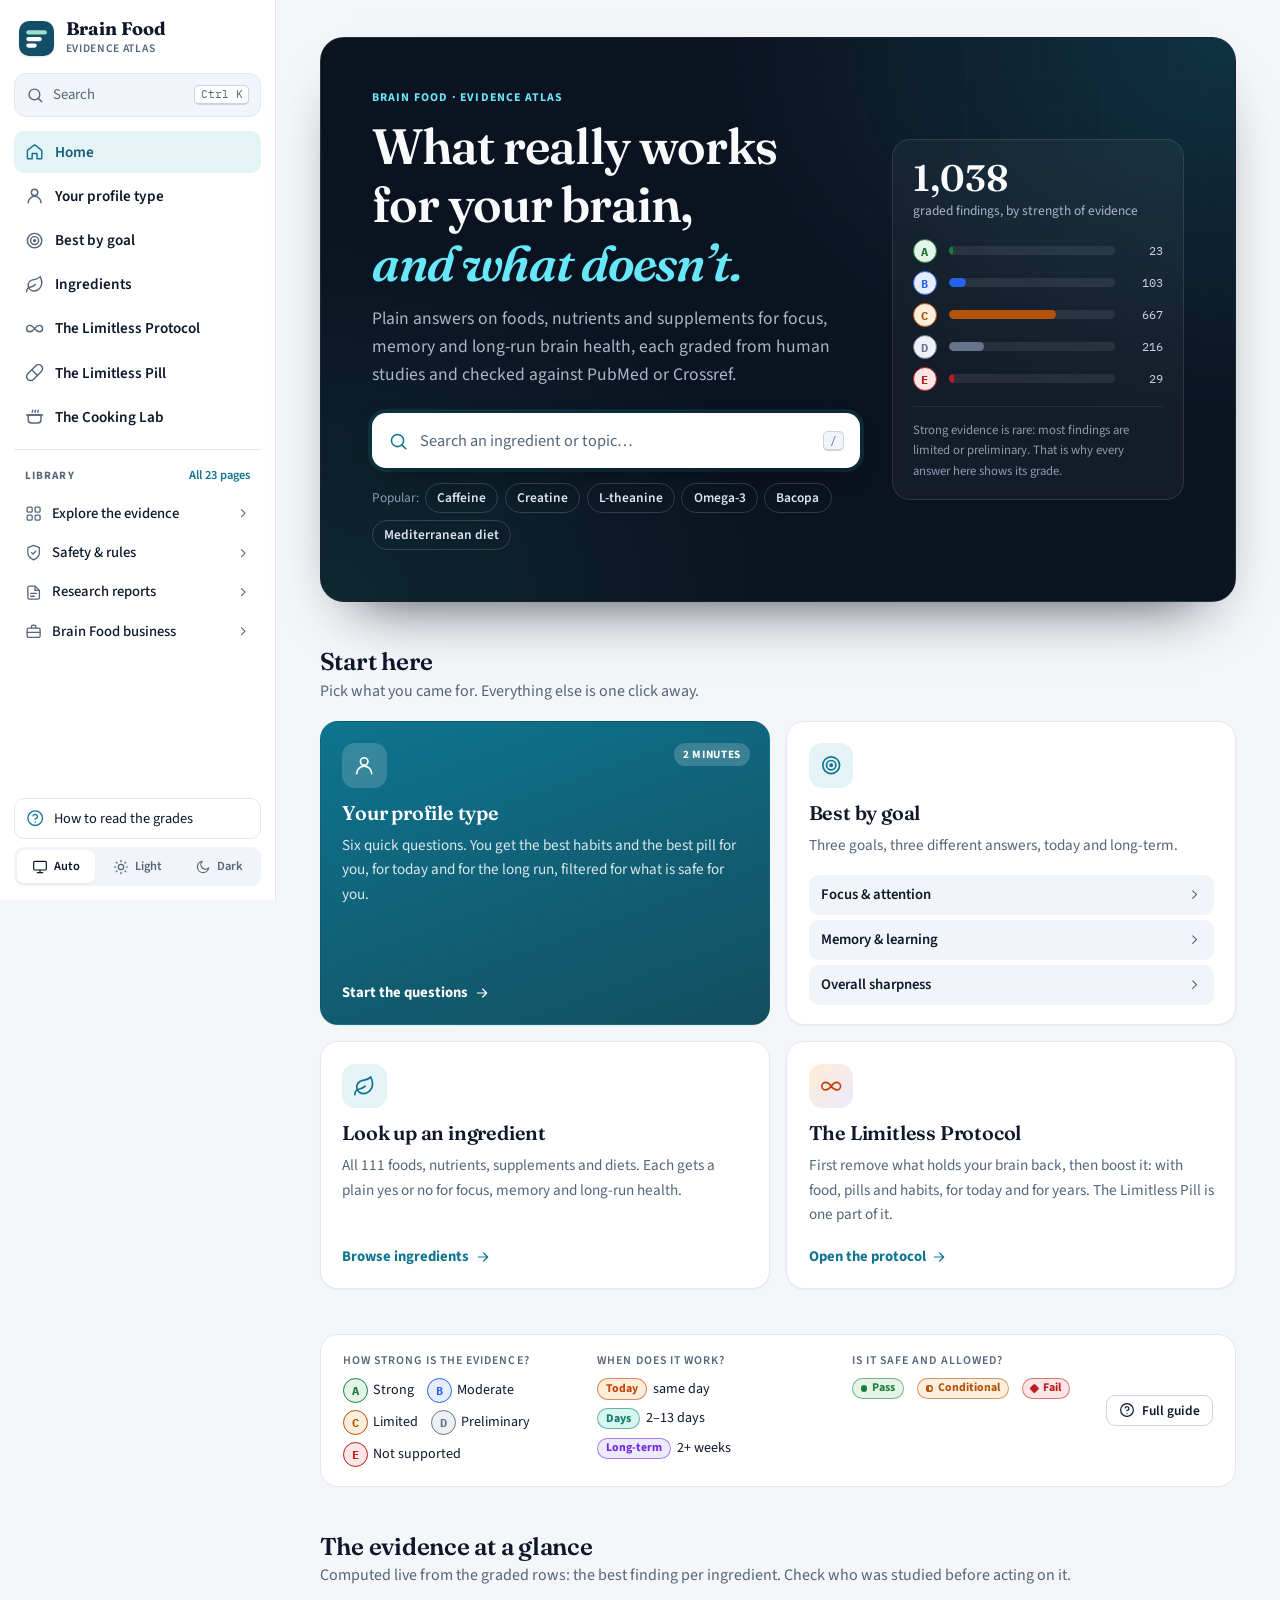
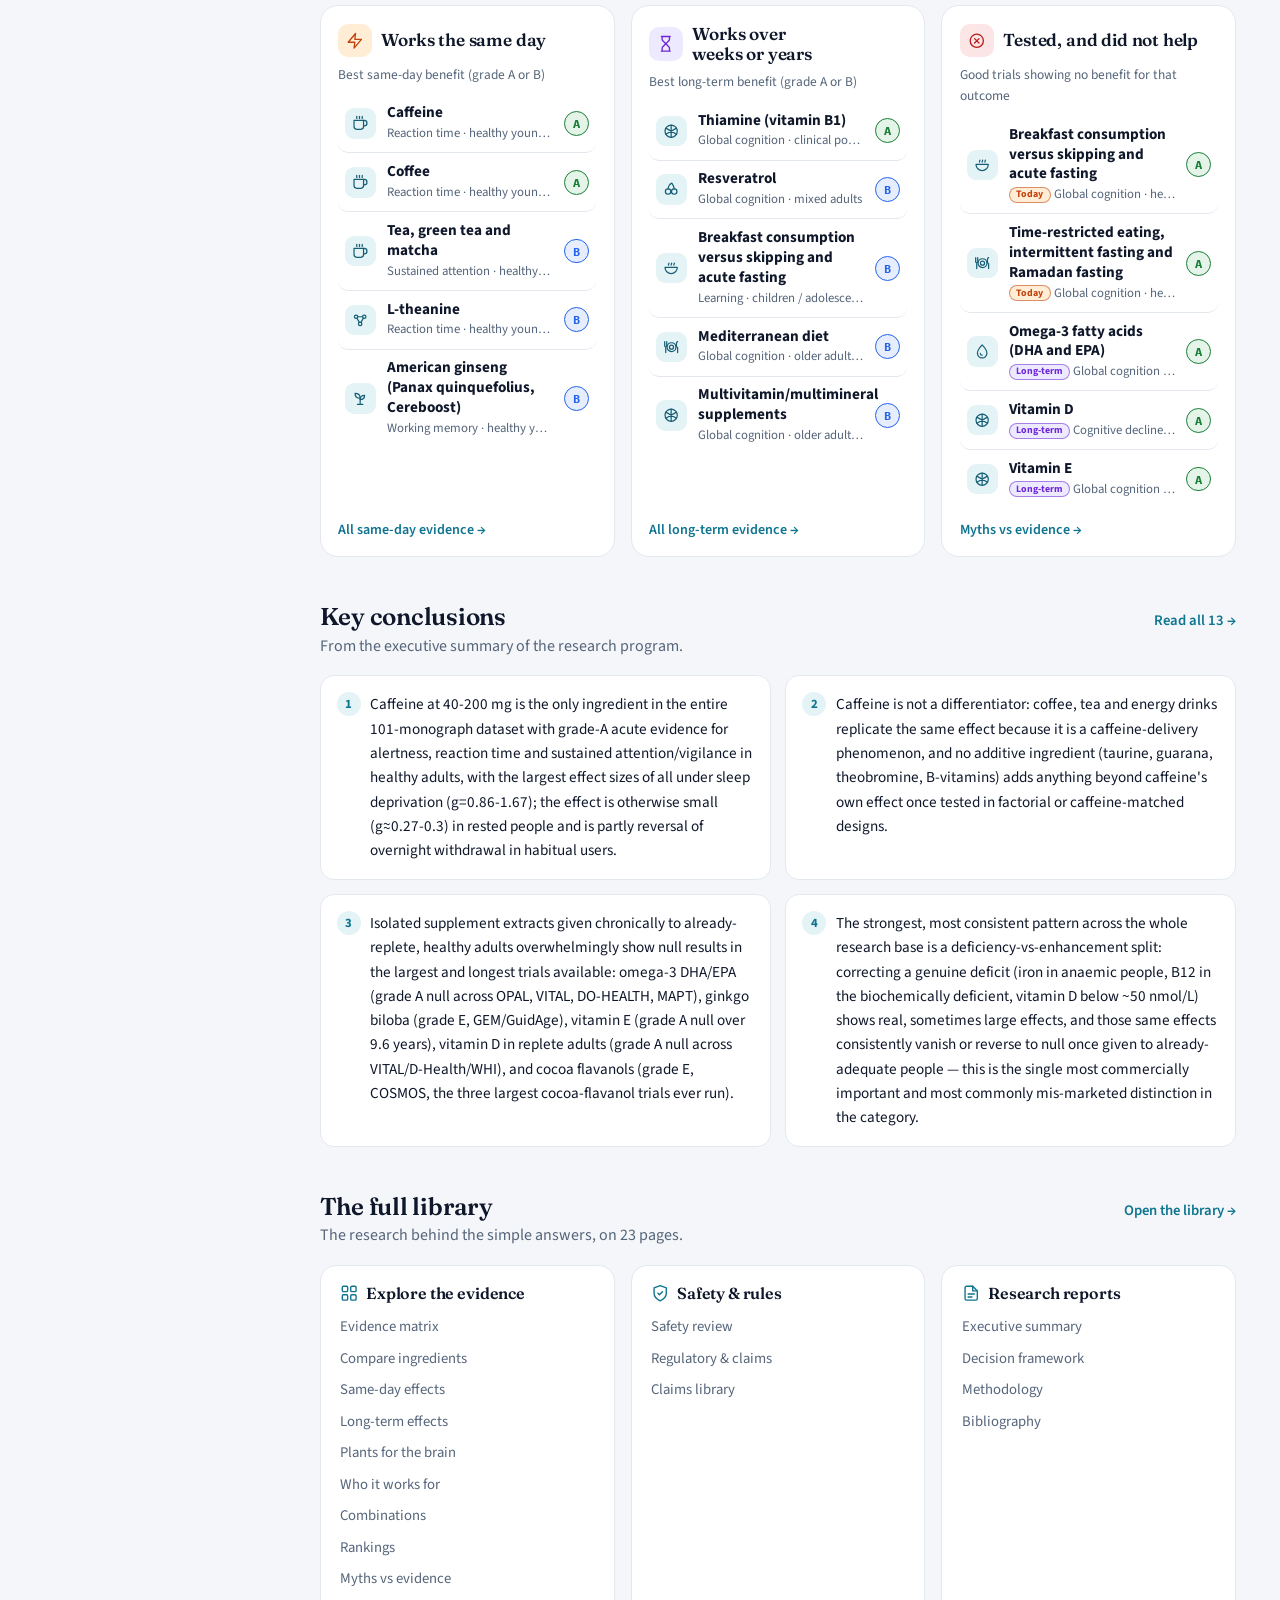
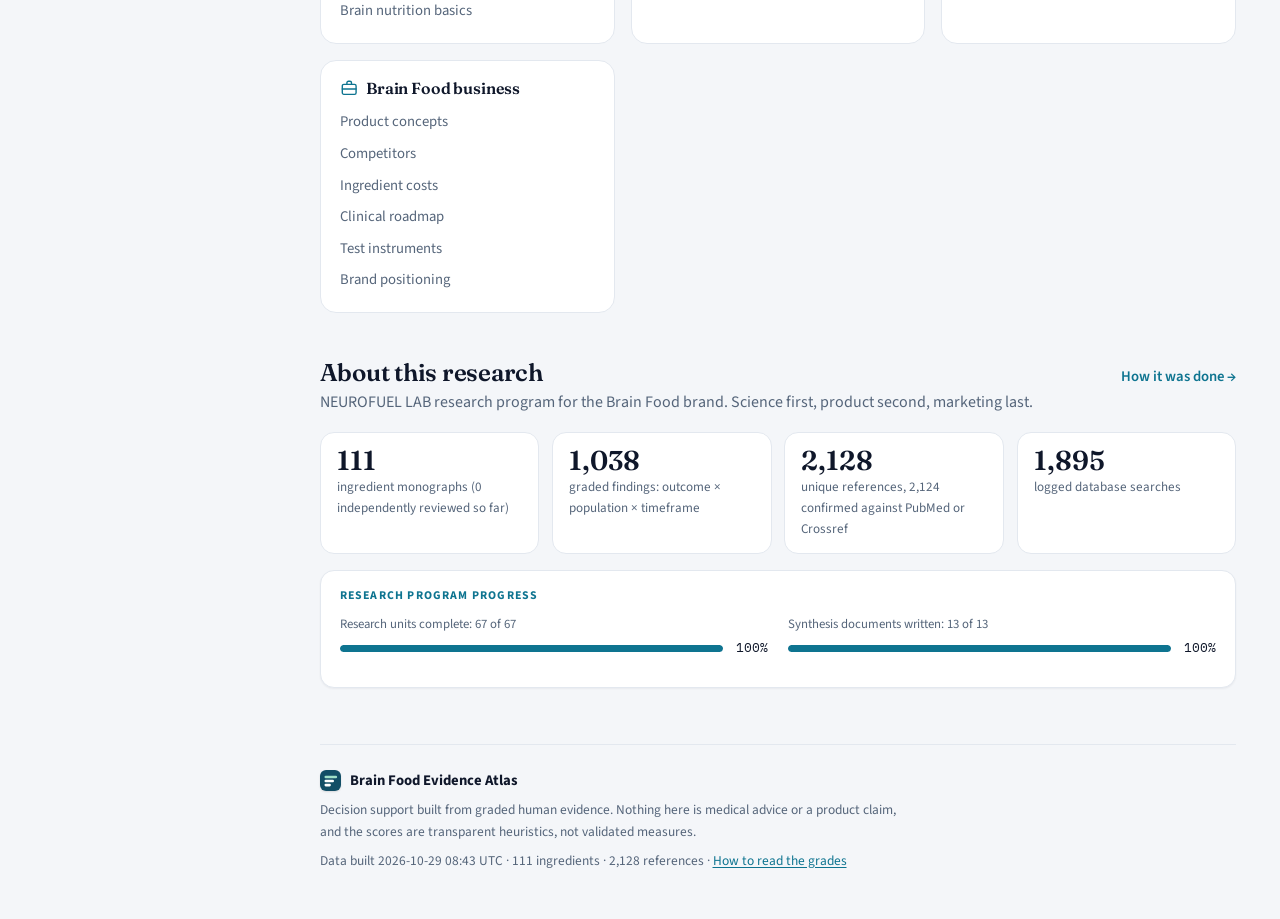
<file: index.html>
<!doctype html>
<html lang="en">
<head>
<meta charset="utf-8">
<meta name="viewport" content="width=device-width, initial-scale=1, viewport-fit=cover">
<title>Brain Food Evidence Atlas</title>
<meta name="description" content="NEUROFUEL LAB research database: verified human evidence on nutrition and cognitive performance, with safety, regulatory and product analysis for the Brain Food brand.">
<!-- unlisted while the research is in draft: remove this line (and robots.txt) to allow search indexing -->
<meta name="robots" content="noindex, nofollow">
<meta name="theme-color" content="#ffffff" media="(prefers-color-scheme: light)">
<meta name="theme-color" content="#111827" media="(prefers-color-scheme: dark)">
<meta name="color-scheme" content="light dark">
<meta property="og:title" content="Brain Food Evidence Atlas">
<meta property="og:description" content="Graded, citation-verified human evidence on nutrition and cognition, with safety, regulatory and product analysis.">
<meta property="og:type" content="website">
<meta property="og:image" content="icons/icon-512.png">
<link rel="manifest" href="manifest.webmanifest">
<link rel="icon" href="icons/icon.svg" type="image/svg+xml">
<link rel="icon" href="icons/icon-192.png" type="image/png" sizes="192x192">
<link rel="apple-touch-icon" href="icons/apple-touch-icon.png">
<link rel="preconnect" href="https://fonts.googleapis.com">
<link rel="stylesheet" href="https://fonts.googleapis.com/css2?family=Fraunces:ital,opsz,wght@0,9..144,500;0,9..144,600;0,9..144,700;1,9..144,500&family=Source+Sans+3:ital,wght@0,400;0,600;0,700;1,400&family=IBM+Plex+Mono:wght@400;600&display=swap">
<link rel="stylesheet" href="styles.css?v=79c5a4bb7f">
</head>
<body>
<a class="skip-link" href="#app">Skip to content</a>
<header class="topbar">
  <a class="topbar-brand" href="#home">
    <svg class="brand-mark" viewBox="0 0 512 512" aria-hidden="true"><rect width="512" height="512" rx="104" fill="#124e66"/><rect x="106" y="135" width="300" height="62" rx="31" fill="#9fe0c8"/><rect x="106" y="231" width="226" height="62" rx="31" fill="#fff"/><rect x="106" y="327" width="152" height="62" rx="31" fill="#fff"/></svg>
    <span>Brain Food</span>
  </a>
  <div class="topbar-actions">
    <button type="button" class="icon-btn" data-open="palette" aria-label="Search"><svg class="ic" viewBox="0 0 24 24" fill="none" stroke="currentColor" stroke-width="1.8" stroke-linecap="round" stroke-linejoin="round" aria-hidden="true"><circle cx="11" cy="11" r="7"/><path d="m20.5 20.5-4.2-4.2"/></svg></button>
    <button type="button" class="icon-btn" data-open="help" aria-label="How to read the grades"><svg class="ic" viewBox="0 0 24 24" fill="none" stroke="currentColor" stroke-width="1.8" stroke-linecap="round" stroke-linejoin="round" aria-hidden="true"><circle cx="12" cy="12" r="9.5"/><path d="M9.1 9a3 3 0 0 1 5.8 1c0 2-3 3-3 3"/><path d="M12 17h.01"/></svg></button>
    <button type="button" class="icon-btn" id="menuBtn" aria-controls="rail" aria-expanded="false" aria-label="Menu"><svg class="ic" viewBox="0 0 24 24" fill="none" stroke="currentColor" stroke-width="1.8" stroke-linecap="round" stroke-linejoin="round" aria-hidden="true"><path d="M4 7h16M4 12h16M4 17h16"/></svg></button>
  </div>
</header>
<div class="scrim" id="scrim" hidden></div>
<div class="shell">
  <aside class="rail" id="rail" aria-label="Sections">
    <div class="brand">
      <a class="name" href="#home">
        <svg class="brand-mark" viewBox="0 0 512 512" aria-hidden="true"><rect width="512" height="512" rx="104" fill="#124e66"/><rect x="106" y="135" width="300" height="62" rx="31" fill="#9fe0c8"/><rect x="106" y="231" width="226" height="62" rx="31" fill="#fff"/><rect x="106" y="327" width="152" height="62" rx="31" fill="#fff"/></svg>
        <span><b>Brain Food</b><small>Evidence Atlas</small></span>
      </a>
      <button type="button" class="icon-btn rail-close" id="railClose" aria-label="Close menu"><svg class="ic" viewBox="0 0 24 24" fill="none" stroke="currentColor" stroke-width="1.8" stroke-linecap="round" stroke-linejoin="round" aria-hidden="true"><path d="M18 6 6 18M6 6l12 12"/></svg></button>
    </div>
    <nav class="nav" id="nav"></nav>
  </aside>
  <main id="app" class="wrap" tabindex="-1"><div class="loading-view boot" role="status"><span class="spinner" aria-hidden="true"></span><p>Loading the atlas…</p></div></main>
</div>
<nav class="tabbar" id="tabbar" aria-label="Main"></nav>
<div class="tray" id="tray" role="region" aria-label="Compare" hidden></div>
<div id="overlay-root"></div>
<script src="data/meta.js?v=79c5a4bb7f"></script>
<script src="data/monographs.js?v=79c5a4bb7f"></script>
<script src="app.js?v=79c5a4bb7f"></script>
</body>
</html>
</file>
<file: styles.css>
/* Brain Food Evidence Atlas — design system: slate neutrals + one teal/cyan accent, editorial serif headings, generous spacing.
   Layout: sidebar on desktop; top bar + bottom tab bar + slide-in drawer on phones. Prose stays ~70ch, data views widen to 1240px. */
:root {
  --bg: #f4f6f9; --surface: #ffffff; --surface-2: #f1f4f8; --surface-3: #e7ecf2; --fg: #0f172a; --muted: #55657a; --border: #e3e8ef; --border-strong: #cbd5e1;
  --accent: #0e7490; --accent-strong: #155e75; --accent-fg: #ffffff; --accent-soft: #e4f3f6; --link: #0e7490; --navy: #0b1220;
  --gA: #1a7f37; --gB: #2563eb; --gC: #b45309; --gD: #64748b; --gE: #b91c1c;
  --gA-soft: #e5f4e9; --gB-soft: #e6edfd; --gC-soft: #fbeedc; --gD-soft: #eef1f5; --gE-soft: #fbe5e5;
  --tf-acute: #c2410c; --tf-acute-soft: #ffedd5; --tf-mid: #0f766e; --tf-mid-soft: #d5f7ef; --tf-chronic: #6d28d9; --tf-chronic-soft: #ede9fe;
  --warn-bg: #fff7e8; --warn-border: #ecc27a; --info-bg: #e4f3f6;
  --shadow-sm: 0 1px 2px rgba(15,23,42,.05);
  --shadow: 0 1px 2px rgba(15,23,42,.05), 0 8px 24px -10px rgba(15,23,42,.14);
  --shadow-lg: 0 30px 70px -20px rgba(15,23,42,.38), 0 0 0 1px rgba(15,23,42,.04);
  --font-display: "Fraunces", "Iowan Old Style", Georgia, serif;
  --font-body: "Source Sans 3", "Segoe UI", system-ui, sans-serif;
  --font-mono: "IBM Plex Mono", ui-monospace, Consolas, monospace;
  --rail: 276px; --topbar-h: 0px; --tabbar-h: 0px;
  --select-arrow: url("data:image/svg+xml,%3Csvg xmlns='http://www.w3.org/2000/svg' viewBox='0 0 24 24' fill='none' stroke='%237b8796' stroke-width='2.2' stroke-linecap='round' stroke-linejoin='round'%3E%3Cpath d='m6 9 6 6 6-6'/%3E%3C/svg%3E");
}
@media (prefers-color-scheme: dark) {
  :root:not([data-theme="light"]) {
    --bg: #0b1220; --surface: #111827; --surface-2: #172033; --surface-3: #1e293b; --fg: #e5ecf4; --muted: #94a3b8; --border: #1f2a3d; --border-strong: #334155;
    --accent: #22d3ee; --accent-strong: #67e8f9; --accent-fg: #04202a; --accent-soft: #0b2a36; --link: #5fd4ea;
    --gA: #3fb950; --gB: #5b8ff9; --gC: #d68a1a; --gD: #8b97a8; --gE: #f0565b;
    --gA-soft: #0f2a19; --gB-soft: #13224a; --gC-soft: #33230b; --gD-soft: #1c2433; --gE-soft: #3a1418;
    --tf-acute: #fb923c; --tf-acute-soft: #351d0a; --tf-mid: #2dd4bf; --tf-mid-soft: #0b2b29; --tf-chronic: #a78bfa; --tf-chronic-soft: #261b47;
    --warn-bg: #2a2111; --warn-border: #7c5d22; --info-bg: #0b2a36;
    --shadow-sm: 0 1px 2px rgba(0,0,0,.4);
    --shadow: 0 1px 2px rgba(0,0,0,.4), 0 10px 28px -12px rgba(0,0,0,.6);
    --shadow-lg: 0 30px 80px -20px rgba(0,0,0,.8), 0 0 0 1px rgba(255,255,255,.04);
    color-scheme: dark;
  }
}
:root[data-theme="dark"] {
  --bg: #0b1220; --surface: #111827; --surface-2: #172033; --surface-3: #1e293b; --fg: #e5ecf4; --muted: #94a3b8; --border: #1f2a3d; --border-strong: #334155;
  --accent: #22d3ee; --accent-strong: #67e8f9; --accent-fg: #04202a; --accent-soft: #0b2a36; --link: #5fd4ea;
  --gA: #3fb950; --gB: #5b8ff9; --gC: #d68a1a; --gD: #8b97a8; --gE: #f0565b;
  --gA-soft: #0f2a19; --gB-soft: #13224a; --gC-soft: #33230b; --gD-soft: #1c2433; --gE-soft: #3a1418;
  --tf-acute: #fb923c; --tf-acute-soft: #351d0a; --tf-mid: #2dd4bf; --tf-mid-soft: #0b2b29; --tf-chronic: #a78bfa; --tf-chronic-soft: #261b47;
  --warn-bg: #2a2111; --warn-border: #7c5d22; --info-bg: #0b2a36;
  --shadow-sm: 0 1px 2px rgba(0,0,0,.4);
  --shadow: 0 1px 2px rgba(0,0,0,.4), 0 10px 28px -12px rgba(0,0,0,.6);
  --shadow-lg: 0 30px 80px -20px rgba(0,0,0,.8), 0 0 0 1px rgba(255,255,255,.04);
  color-scheme: dark;
}
* { box-sizing: border-box; }
html { -webkit-text-size-adjust: 100%; scroll-padding-top: calc(var(--topbar-h) + 14px); }
html, body { min-height: 100%; }
body { margin: 0; background: var(--bg); color: var(--fg); font-family: var(--font-body); font-size: 16px; line-height: 1.6; -webkit-font-smoothing: antialiased; }
a { color: var(--link); text-underline-offset: 2px; text-decoration-thickness: 1px; }
a:hover { color: var(--accent-strong); }
:focus-visible { outline: 2.5px solid var(--accent); outline-offset: 2px; }
h1, h2, h3, h4 { font-family: var(--font-display); font-weight: 600; line-height: 1.18; text-wrap: balance; margin: 0 0 .5rem; letter-spacing: -.01em; overflow-wrap: break-word; hyphens: auto; }
h1 { font-size: clamp(1.8rem, 1.25rem + 1.6vw, 2.45rem); letter-spacing: -.02em; }
h2 { font-size: clamp(1.3rem, 1.12rem + .5vw, 1.55rem); margin-top: 1.8rem; }
h3 { font-size: 1.14rem; margin-top: 1.2rem; }
h4 { font-size: 1rem; margin-top: 1rem; }
p { margin: 0 0 .9rem; }
code, .mono { font-family: var(--font-mono); font-size: .86em; }
small, .small { font-size: .86rem; color: var(--muted); }
.eyebrow { font-size: .74rem; letter-spacing: .1em; text-transform: uppercase; color: var(--accent); font-weight: 700; }
hr { border: 0; border-top: 1px solid var(--border); margin: 1.4rem 0; }
kbd { font-family: var(--font-mono); font-size: .68rem; line-height: 1.5; padding: 0 .35rem; border-radius: 5px; border: 1px solid var(--border-strong); border-bottom-width: 2px; background: var(--surface); color: var(--muted); white-space: nowrap; }
.sr { position: absolute !important; width: 1px; height: 1px; overflow: hidden; clip: rect(0 0 0 0); white-space: nowrap; }
.ic { width: 1.15rem; height: 1.15rem; flex: none; }
.skip-link { position: fixed; left: 12px; top: -60px; z-index: 300; background: var(--accent); color: var(--accent-fg); padding: .5rem .9rem; border-radius: 8px; font-weight: 700; text-decoration: none; }
.skip-link:focus { top: 12px; color: var(--accent-fg); }

/* ---------- shell: sidebar ---------- */
.shell { display: grid; grid-template-columns: var(--rail) minmax(0, 1fr); min-height: 100vh; }
.rail { position: sticky; top: 0; height: 100vh; overflow-y: auto; display: flex; flex-direction: column; background: var(--surface); border-right: 1px solid var(--border);
  padding: 1.1rem .85rem .9rem max(.85rem, env(safe-area-inset-left, 0px)); scrollbar-width: thin; scrollbar-color: var(--border-strong) transparent; }
.brand { display: flex; align-items: center; justify-content: space-between; gap: .5rem; padding: .1rem .35rem .9rem; }
.brand .name { display: flex; align-items: center; gap: .7rem; text-decoration: none; color: var(--fg); min-width: 0; }
.brand .name b { display: block; font-family: var(--font-display); font-size: 1.14rem; line-height: 1.15; font-weight: 700; }
.brand .name small { display: block; font-size: .72rem; color: var(--muted); letter-spacing: .06em; text-transform: uppercase; font-weight: 600; }
.brand-mark { width: 2.2rem; height: 2.2rem; border-radius: 10px; flex: none; box-shadow: 0 1px 2px rgba(0,0,0,.12); }
.rail-close { display: none !important; }
.search-trigger { width: 100%; display: flex; align-items: center; gap: .55rem; font: inherit; font-size: .92rem; color: var(--muted); background: var(--surface-2); border: 1px solid var(--border);
  border-radius: 12px; padding: .58rem .7rem; cursor: pointer; transition: border-color .15s, background .15s, box-shadow .15s; }
.search-trigger:hover { border-color: var(--border-strong); background: var(--surface); box-shadow: var(--shadow-sm); }
.search-trigger span { flex: 1; text-align: left; }
.nav { display: flex; flex-direction: column; flex: 1; }
.nav-primary { display: flex; flex-direction: column; gap: 2px; margin: .85rem 0 .7rem; }
.nav-primary a { display: flex; align-items: center; gap: .72rem; padding: .56rem .7rem; border-radius: 10px; color: var(--fg); text-decoration: none; font-weight: 600; font-size: .95rem; transition: background .15s, color .15s; }
.nav-primary a .ic { color: var(--muted); width: 1.2rem; height: 1.2rem; transition: color .15s; }
.nav-primary a:hover { background: var(--surface-2); color: var(--fg); }
.nav-primary a.active { background: var(--accent-soft); color: var(--accent-strong); }
.nav-primary a.active .ic { color: var(--accent); }
.nav-lib { border-top: 1px solid var(--border); padding-top: .7rem; display: flex; flex-direction: column; gap: 1px; }
.nav-lib-h { display: flex; justify-content: space-between; align-items: baseline; padding: .3rem .7rem .45rem; font-size: .7rem; font-weight: 700; letter-spacing: .1em; text-transform: uppercase;
  color: var(--muted); text-decoration: none; border-radius: 8px; }
.nav-lib-h span { letter-spacing: 0; text-transform: none; font-weight: 600; font-size: .78rem; color: var(--link); }
.nav-lib-h:hover, .nav-lib-h.active { color: var(--accent); }
.nav-group summary { list-style: none; display: flex; align-items: center; gap: .62rem; padding: .46rem .7rem; border-radius: 9px; cursor: pointer; font-size: .92rem; color: var(--fg); font-weight: 500; user-select: none; }
.nav-group summary::-webkit-details-marker { display: none; }
.nav-group summary:hover { background: var(--surface-2); }
.nav-group summary .ic { color: var(--muted); width: 1.08rem; height: 1.08rem; }
.nav-group summary span { flex: 1; }
.nav-group summary .chev { width: .9rem; height: .9rem; transition: transform .2s; }
.nav-group[open] summary .chev { transform: rotate(90deg); }
.nav-group.has-active summary { color: var(--accent-strong); font-weight: 600; }
.nav-group .nav-sub { display: flex; flex-direction: column; gap: 1px; margin: 1px 0 .35rem; position: relative; }
.nav-group .nav-sub::before { content: ""; position: absolute; left: 1.24rem; top: .2rem; bottom: .2rem; width: 1px; background: var(--border); }
.nav-group a { display: block; padding: .3rem .7rem .3rem 2.4rem; border-radius: 8px; color: var(--muted); text-decoration: none; font-size: .89rem; }
.nav-group a:hover { color: var(--fg); background: var(--surface-2); }
.nav-group a.active { color: var(--accent-strong); background: var(--accent-soft); font-weight: 600; }
.nav-foot { margin-top: auto; padding-top: .9rem; display: flex; flex-direction: column; gap: .55rem; }
.nav-help { display: flex; align-items: center; gap: .62rem; font: inherit; font-size: .9rem; color: var(--fg); background: transparent; border: 1px solid var(--border); border-radius: 10px; padding: .5rem .7rem; cursor: pointer; text-align: left; }
.nav-help .ic { color: var(--accent); }
.nav-help:hover { background: var(--surface-2); border-color: var(--border-strong); }
.theme-seg { display: grid; grid-template-columns: repeat(3, 1fr); background: var(--surface-2); border-radius: 10px; padding: 3px; gap: 3px; }
.theme-seg button { border: 0; background: transparent; color: var(--muted); padding: .38rem; border-radius: 7px; cursor: pointer; display: flex; align-items: center; justify-content: center; gap: .35rem; font: inherit; font-size: .78rem; font-weight: 600; }
.theme-seg button .ic { width: 1rem; height: 1rem; }
.theme-seg button:hover { color: var(--fg); }
.theme-seg button[aria-pressed="true"] { background: var(--surface); color: var(--fg); box-shadow: var(--shadow-sm); }

/* ---------- shell: phone top bar + bottom tabs ---------- */
.topbar { display: none; position: sticky; top: env(safe-area-inset-top, 0px); z-index: 30; height: 58px; align-items: center; justify-content: space-between; gap: .5rem;
  padding: 0 max(10px, env(safe-area-inset-right, 0px)) 0 max(16px, env(safe-area-inset-left, 0px));
  background: var(--surface); background: color-mix(in srgb, var(--surface) 86%, transparent); -webkit-backdrop-filter: saturate(1.5) blur(14px); backdrop-filter: saturate(1.5) blur(14px); border-bottom: 1px solid var(--border); }
.topbar-brand { display: flex; align-items: center; gap: .6rem; text-decoration: none; color: var(--fg); font-family: var(--font-display); font-weight: 700; font-size: 1.1rem; min-width: 0; }
.topbar-brand .brand-mark { width: 1.85rem; height: 1.85rem; border-radius: 8px; }
.topbar-actions { display: flex; gap: .15rem; }
.icon-btn { display: inline-flex; align-items: center; justify-content: center; width: 2.65rem; height: 2.65rem; border-radius: 12px; border: 0; background: transparent; color: var(--fg); cursor: pointer; flex: none; }
.icon-btn:hover { background: var(--surface-2); }
.icon-btn .ic { width: 1.32rem; height: 1.32rem; }
.tabbar { display: none; position: fixed; left: 0; right: 0; bottom: 0; z-index: 30; grid-template-columns: repeat(5, 1fr);
  padding: 0 max(4px, env(safe-area-inset-right, 0px)) env(safe-area-inset-bottom, 0px) max(4px, env(safe-area-inset-left, 0px));
  background: var(--surface); background: color-mix(in srgb, var(--surface) 90%, transparent); -webkit-backdrop-filter: saturate(1.5) blur(14px); backdrop-filter: saturate(1.5) blur(14px); border-top: 1px solid var(--border); }
.tabbar a { position: relative; display: flex; flex-direction: column; align-items: center; justify-content: center; gap: .2rem; height: 62px; text-decoration: none; color: var(--muted); font-size: .7rem; font-weight: 600; letter-spacing: .01em; }
.tabbar a .ic { width: 1.38rem; height: 1.38rem; }
.tabbar a.active { color: var(--accent); }
.tabbar a.active::before { content: ""; position: absolute; top: 0; width: 1.9rem; height: 3px; border-radius: 0 0 4px 4px; background: var(--accent); }
.scrim { position: fixed; inset: 0; z-index: 45; background: rgba(8,15,28,.48); -webkit-backdrop-filter: blur(2px); backdrop-filter: blur(2px); }
.scrim[hidden] { display: none; }

main { min-width: 0; padding: 2.3rem clamp(16px, 3.4vw, 3rem) 3rem; }
main:focus { outline: none; }
/* width:100% stops the grid sizing this column to its widest table (auto margins alone made it fit-content and overflow on phones) */
.wrap { width: 100%; max-width: 1240px; margin: 0 auto; box-sizing: border-box; }
.tbl-wrap { max-width: 100%; }
.prose { max-width: 72ch; }
.prose p, .prose li { font-size: 1.02rem; }
.prose table { font-size: .9rem; }
@media (max-width: 900px) {
  :root { --topbar-h: 58px; --tabbar-h: 62px; }
  .shell { grid-template-columns: minmax(0, 1fr); }
  .rail { position: fixed; inset: 0 auto 0 0; z-index: 50; width: min(88vw, 340px); height: 100%; transform: translateX(-105%); visibility: hidden;
    transition: transform .26s cubic-bezier(.2,.8,.2,1), visibility 0s linear .26s; box-shadow: var(--shadow-lg); padding-top: max(1rem, env(safe-area-inset-top, 0px)); }
  .rail.open { transform: none; visibility: visible; transition: transform .26s cubic-bezier(.2,.8,.2,1); }
  .rail-close { display: inline-flex !important; }
  .topbar { display: flex; }
  .tabbar { display: grid; }
  main { padding: 1.4rem 16px calc(62px + env(safe-area-inset-bottom, 0px) + 2.2rem); }
  .search-trigger kbd { display: none; }
  body.drawer-open { overflow: hidden; }
}
@media (prefers-reduced-motion: reduce) { .rail, .rail.open { transition: none; } }

/* ---------- overlays: search palette + help ---------- */
body.ovl-open { overflow: hidden; }
.ovl { position: fixed; inset: 0; z-index: 120; background: rgba(8,15,28,.52); -webkit-backdrop-filter: blur(5px); backdrop-filter: blur(5px); display: flex; align-items: center; justify-content: center;
  padding: 16px; animation: ovl-in .16s ease; }
.ovl.ovl-top { align-items: flex-start; padding-top: min(11vh, 110px); }
.dlg { width: 100%; max-width: 640px; max-height: min(82vh, 760px); display: flex; flex-direction: column; background: var(--surface); color: var(--fg); border: 1px solid var(--border);
  border-radius: 18px; box-shadow: var(--shadow-lg); overflow: hidden; animation: dlg-in .2s cubic-bezier(.2,.8,.2,1); }
@keyframes ovl-in { from { opacity: 0; } }
@keyframes dlg-in { from { opacity: 0; transform: translateY(8px) scale(.985); } }
.pal-in { display: flex; align-items: center; gap: .7rem; padding: .95rem 1.1rem; border-bottom: 1px solid var(--border); }
.pal-in > .ic { color: var(--accent); width: 1.3rem; height: 1.3rem; }
.pal-in input { flex: 1; border: 0; outline: 0; background: transparent; font: inherit; font-size: 1.1rem; color: var(--fg); min-width: 0; -webkit-appearance: none; appearance: none; }
.pal-in input::-webkit-search-cancel-button { display: none; }
.pal-in input::placeholder { color: var(--muted); }
.pal-x { display: none; }
.pal-list { overflow-y: auto; padding: .35rem .45rem .6rem; overscroll-behavior: contain; }
.pal-h { font-size: .68rem; font-weight: 700; letter-spacing: .1em; text-transform: uppercase; color: var(--muted); padding: .75rem .65rem .3rem; }
.pal-item { display: flex; align-items: center; gap: .75rem; padding: .52rem .65rem; border-radius: 11px; text-decoration: none; color: var(--fg); scroll-margin: .5rem; }
.pal-item:hover { color: var(--fg); background: var(--surface-2); }
.pal-item .pi-ic { width: 2.1rem; height: 2.1rem; border-radius: 9px; background: var(--surface-2); color: var(--muted); display: flex; align-items: center; justify-content: center; flex: none; }
.pal-item .pi-ic .ic { width: 1.05rem; height: 1.05rem; }
.pal-item .pi-body { flex: 1; min-width: 0; }
.pal-item .pi-t { display: block; font-weight: 600; font-size: .95rem; line-height: 1.3; }
.pal-item .pi-s { display: block; font-size: .8rem; color: var(--muted); white-space: nowrap; overflow: hidden; text-overflow: ellipsis; }
.pal-item .pi-g { display: flex; gap: .3rem; align-items: center; flex: none; }
.pal-item .pi-g small { font-size: .66rem; text-transform: uppercase; letter-spacing: .05em; margin-right: -.1rem; }
.pal-item[aria-selected="true"] { background: var(--accent-soft); }
.pal-item[aria-selected="true"] .pi-ic { background: var(--accent); color: var(--accent-fg); }
.pal-item mark { background: none; color: var(--accent-strong); font-weight: 700; }
.pal-foot { display: flex; gap: 1.1rem; padding: .55rem 1.1rem; border-top: 1px solid var(--border); font-size: .76rem; color: var(--muted); background: var(--surface-2); }
.pal-foot span { display: inline-flex; gap: .3rem; align-items: center; }
@media (max-width: 640px) {
  .ovl.ovl-top { padding: 0; }
  .pal { max-width: none; max-height: none; height: 100%; border-radius: 0; border: 0; padding-top: env(safe-area-inset-top, 0px); }
  .pal-in kbd, .pal-foot { display: none; }
  .pal-x { display: inline-flex; }
}
.help-dlg { max-width: 700px; }
.dlg-h { display: flex; align-items: flex-start; justify-content: space-between; gap: 1rem; padding: 1.35rem 1.5rem .3rem; }
.dlg-h h2 { margin: .2rem 0 0; font-size: 1.5rem; }
.dlg-b { overflow-y: auto; padding: .3rem 1.5rem 1.3rem; }
.dlg-b > p { color: var(--muted); }
.dlg-f { padding: .85rem 1.5rem; border-top: 1px solid var(--border); display: flex; justify-content: space-between; align-items: center; gap: 1rem; flex-wrap: wrap; background: var(--surface-2); }
.legend-block { margin-top: 1.15rem; }
.legend-block h3 { display: flex; align-items: center; gap: .5rem; font-family: var(--font-body); font-size: .76rem; text-transform: uppercase; letter-spacing: .09em; color: var(--muted); margin: 0 0 .6rem; }
.legend-block h3 .n { width: 1.35rem; height: 1.35rem; border-radius: 50%; background: var(--accent); color: var(--accent-fg); display: inline-flex; align-items: center; justify-content: center; font-size: .72rem; letter-spacing: 0; }
.legend-rows { display: grid; grid-template-columns: max-content minmax(0, 1fr); gap: .5rem .9rem; align-items: center; font-size: .94rem; }
.legend-rows > span:nth-child(odd) { justify-self: start; }
.legend-rows b { font-weight: 600; }
.legend-note { margin-top: 1.2rem; padding: .8rem 1rem; border-radius: 12px; background: var(--accent-soft); font-size: .92rem; }

/* ---------- page furniture ---------- */
.crumbs { display: flex; align-items: center; gap: .3rem; flex-wrap: wrap; font-size: .84rem; color: var(--muted); margin: 0 0 1rem; }
.crumbs a { color: var(--muted); text-decoration: none; font-weight: 600; }
.crumbs a:hover { color: var(--accent); }
.crumbs .ic { width: .85rem; height: .85rem; opacity: .55; }
.page-head { display: flex; flex-wrap: wrap; align-items: flex-end; justify-content: space-between; gap: 1rem; margin-bottom: 1.5rem; }
.page-head h1 { margin: .3rem 0 .55rem; }
.page-head p.lead, p.lead { max-width: 70ch; color: var(--muted); font-size: 1.08rem; line-height: 1.6; margin: 0; }
.pager { display: grid; grid-template-columns: 1fr 1fr; gap: .9rem; margin: 3.2rem 0 0; }
.pager a { display: flex; flex-direction: column; gap: .1rem; padding: .95rem 1.15rem; border: 1px solid var(--border); border-radius: 14px; background: var(--surface); text-decoration: none; color: var(--fg);
  transition: border-color .15s, box-shadow .15s, transform .15s; }
.pager a:hover { border-color: var(--accent); box-shadow: var(--shadow); transform: translateY(-1px); color: var(--fg); }
.pager a.next { text-align: right; grid-column: 2; }
.pager small { color: var(--muted); font-size: .78rem; display: inline-flex; align-items: center; gap: .3rem; }
.pager a.next small { justify-content: flex-end; }
.pager small .ic { width: .85rem; height: .85rem; }
.pager strong { font-family: var(--font-display); font-size: 1.06rem; font-weight: 600; }
@media (max-width: 560px) { .pager { grid-template-columns: 1fr; } .pager a.next { grid-column: 1; } }
.site-foot { margin-top: 3.5rem; padding-top: 1.5rem; border-top: 1px solid var(--border); font-size: .84rem; color: var(--muted); display: grid; gap: .45rem; }
.site-foot .sf-brand { display: flex; align-items: center; gap: .55rem; font-weight: 700; color: var(--fg); font-size: .92rem; }
.site-foot .sf-brand svg { width: 1.35rem; height: 1.35rem; border-radius: 6px; }
.site-foot p { margin: 0; max-width: 84ch; }
.linkish { font: inherit; color: var(--link); background: none; border: 0; padding: 0; cursor: pointer; text-decoration: underline; text-underline-offset: 2px; }
.footer-note { margin-top: 3rem; font-size: .82rem; color: var(--muted); border-top: 1px solid var(--border); padding-top: 1rem; }

/* ---------- cards, tiles, callouts ---------- */
.cards { display: grid; grid-template-columns: repeat(auto-fit, minmax(240px, 1fr)); gap: .9rem; margin: 1rem 0; }
.card { background: var(--surface); border: 1px solid var(--border); border-radius: 14px; padding: 1.05rem 1.2rem; min-width: 0; box-shadow: var(--shadow-sm); }
.card.link { text-decoration: none; color: inherit; display: block; transition: border-color .15s, box-shadow .15s, transform .15s; }
.card.link:hover { border-color: var(--accent); box-shadow: var(--shadow); transform: translateY(-1px); }
.card h3 { margin-top: 0; font-size: 1.08rem; }
.tiles { display: grid; grid-template-columns: repeat(auto-fit, minmax(160px, 1fr)); gap: .75rem; margin: 1rem 0; }
.tile { background: var(--surface); border: 1px solid var(--border); border-radius: 12px; padding: .8rem 1rem; }
.tile .n { font-family: var(--font-display); font-size: 1.7rem; font-weight: 600; font-variant-numeric: tabular-nums; line-height: 1.15; }
.tile .l { font-size: .82rem; color: var(--muted); }
.callout { border: 1px solid var(--warn-border); background: var(--warn-bg); border-radius: 12px; padding: .85rem 1.1rem; margin: 1rem 0; font-size: .96rem; }
.callout.info { background: var(--info-bg); border-color: color-mix(in srgb, var(--accent) 28%, transparent); }
.pending { border: 1px dashed var(--border-strong); border-radius: 12px; padding: 1rem; color: var(--muted); background: var(--surface); }
.banner { display: flex; gap: .7rem; align-items: center; flex-wrap: wrap; font-size: .88rem; color: var(--muted); background: var(--surface); border: 1px solid var(--border); border-radius: 12px; padding: .55rem .85rem; margin: .4rem 0 1rem; }

/* ---------- badges ---------- */
.badge { display: inline-flex; align-items: center; justify-content: center; gap: .32rem; font-family: var(--font-body); font-size: .74rem; font-weight: 700; line-height: 1.35; padding: .1rem .5rem;
  border-radius: 999px; border: 1px solid transparent; white-space: nowrap; vertical-align: middle; }
.badge[class*="grade-"] { font-family: var(--font-mono); width: 1.55rem; height: 1.55rem; padding: 0; font-size: .78rem; }
.badge.grade-A { background: var(--gA-soft); color: var(--gA); border-color: var(--gA); }
.badge.grade-B { background: var(--gB-soft); color: var(--gB); border-color: var(--gB); }
.badge.grade-C { background: var(--gC-soft); color: var(--gC); border-color: var(--gC); }
.badge.grade-D { background: var(--gD-soft); color: var(--gD); border-color: var(--gD); }
.badge.grade-E { background: var(--gE-soft); color: var(--gE); border-color: var(--gE); }
.badge.neutral { background: var(--surface-2); color: var(--muted); border-color: var(--border); font-weight: 600; }
.badge.pass { background: var(--gA-soft); color: var(--gA); border-color: color-mix(in srgb, var(--gA) 55%, transparent); }
.badge.conditional { background: var(--gC-soft); color: var(--gC); border-color: color-mix(in srgb, var(--gC) 55%, transparent); }
.badge.fail { background: var(--gE-soft); color: var(--gE); border-color: color-mix(in srgb, var(--gE) 55%, transparent); }
.badge.unknown { background: var(--gD-soft); color: var(--gD); border-color: var(--gD); }
.badge.gate::before { content: ""; width: .42rem; height: .42rem; border-radius: 50%; background: currentColor; flex: none; }
.badge.gate.conditional::before { background: linear-gradient(90deg, currentColor 50%, transparent 50%); box-shadow: inset 0 0 0 1.4px currentColor; }
.badge.gate.fail::before { border-radius: 1px; transform: rotate(45deg); }
.badge.tf-acute { background: var(--tf-acute-soft); color: var(--tf-acute); border-color: color-mix(in srgb, var(--tf-acute) 55%, transparent); }
.badge.tf-short_term_days { background: var(--tf-mid-soft); color: var(--tf-mid); border-color: color-mix(in srgb, var(--tf-mid) 55%, transparent); }
.badge.tf-chronic { background: var(--tf-chronic-soft); color: var(--tf-chronic); border-color: color-mix(in srgb, var(--tf-chronic) 55%, transparent); }
.pill { display: inline-block; font-size: .78rem; font-weight: 600; padding: .08rem .55rem; border-radius: 999px; background: var(--surface-2); color: var(--fg); border: 1px solid var(--border); margin: 0 .2rem .2rem 0; }
.dir-benefit { color: var(--gA); } .dir-possible_benefit { color: var(--gB); } .dir-inconsistent { color: var(--gC); } .dir-no_benefit { color: var(--gD); } .dir-harm { color: var(--gE); } .dir-insufficient { color: var(--muted); }

/* ---------- controls ---------- */
.btn { display: inline-flex; align-items: center; justify-content: center; gap: .45rem; font: inherit; font-size: .92rem; font-weight: 600; line-height: 1.3; padding: .52rem 1rem; border-radius: 10px;
  border: 1px solid var(--border-strong); background: var(--surface); color: var(--fg); cursor: pointer; text-decoration: none; transition: border-color .15s, background .15s, box-shadow .15s, transform .15s; }
.btn:hover { border-color: var(--accent); color: var(--fg); }
.btn.primary { background: var(--accent); color: var(--accent-fg); border-color: var(--accent); box-shadow: 0 6px 16px -8px var(--accent); }
.btn.primary:hover { background: var(--accent-strong); border-color: var(--accent-strong); color: var(--accent-fg); transform: translateY(-1px); }
.btn.ghost { border-color: transparent; background: transparent; }
.btn.ghost:hover { background: var(--surface-2); }
.btn.sm { font-size: .84rem; padding: .36rem .75rem; border-radius: 9px; }
.btn .ic { width: 1rem; height: 1rem; }
.filters select, .filters input, .cmp-pick select, .field { font: inherit; font-size: .92rem; padding: .48rem .7rem; border: 1px solid var(--border-strong); border-radius: 10px; background-color: var(--surface); color: var(--fg); min-width: 8rem; max-width: 100%; }
.filters select, .cmp-pick select, select.field { -webkit-appearance: none; appearance: none; padding-right: 2rem; background-image: var(--select-arrow); background-repeat: no-repeat; background-position: right .6rem center; background-size: 1rem; }
.filters select:hover, .filters input:hover, .cmp-pick select:hover, .field:hover { border-color: var(--muted); }
.filters { display: flex; flex-wrap: wrap; gap: .65rem .8rem; align-items: flex-end; margin: .8rem 0 1rem; padding: .85rem .95rem; background: var(--surface); border: 1px solid var(--border); border-radius: 14px; }
.filters label { font-size: .76rem; font-weight: 700; color: var(--muted); display: flex; flex-direction: column; gap: .28rem; min-width: 0; max-width: 100%; }
.filters input[type="search"] { min-width: 14rem; }
.filters .spacer { flex: 1; }
.filters > .small { align-self: center; }
.chips { display: flex; flex-wrap: wrap; gap: .4rem; }
.chip { display: inline-flex; align-items: center; gap: .4rem; font: inherit; font-size: .88rem; font-weight: 600; padding: .4rem .85rem; border-radius: 999px; border: 1px solid var(--border-strong);
  background: var(--surface); color: var(--fg); cursor: pointer; text-decoration: none; transition: border-color .15s, background .15s, color .15s; }
.chip:hover { border-color: var(--accent); color: var(--fg); }
.chip[aria-pressed="true"], .chip.on { background: var(--fg); border-color: var(--fg); color: var(--bg); }
.chip .n { font-family: var(--font-mono); font-size: .72rem; opacity: .7; }
.seg { display: inline-grid; grid-auto-flow: column; background: var(--surface-2); border: 1px solid var(--border); border-radius: 11px; padding: 3px; gap: 3px; }
.seg button { display: inline-flex; align-items: center; gap: .4rem; border: 0; background: transparent; color: var(--muted); font: inherit; font-size: .86rem; font-weight: 600; padding: .36rem .75rem; border-radius: 8px; cursor: pointer; }
.seg button .ic { width: 1rem; height: 1rem; }
.seg button[aria-pressed="true"] { background: var(--surface); color: var(--fg); box-shadow: var(--shadow-sm); }

/* evidence matrix: ingredient rows x cognitive-domain columns; filled chip = benefit, outlined = null/inconsistent */
.matrix { border-collapse: separate; border-spacing: 2px; font-size: .82rem; }
.matrix th { font-weight: 600; color: var(--muted); padding: .25rem .3rem; text-align: left; white-space: nowrap; }
.matrix thead th.dom { writing-mode: vertical-rl; transform: rotate(180deg); height: 9.5rem; vertical-align: bottom; text-align: left; font-size: .76rem; }
.matrix thead th.grp { text-align: center; border-bottom: 2px solid var(--border-strong); font-size: .7rem; letter-spacing: .07em; text-transform: uppercase; }
.matrix td.name { white-space: nowrap; padding-right: .6rem; max-width: 16rem; overflow: hidden; text-overflow: ellipsis; }
.matrix td.name a { color: var(--fg); text-decoration: none; font-weight: 600; }
.matrix td.name a:hover { color: var(--accent); }
.matrix td.cell { width: 2rem; height: 1.9rem; text-align: center; border-radius: 6px; background: var(--surface-2); font-family: var(--font-mono); font-weight: 600; cursor: default; }
.matrix td.cell a { display: block; color: inherit; text-decoration: none; line-height: 1.9rem; }
.matrix td.cell.b-A { background: var(--gA); color: #fff; } .matrix td.cell.b-B { background: var(--gB); color: #fff; }
.matrix td.cell.b-C { background: var(--gC); color: #fff; } .matrix td.cell.b-D { background: var(--gD); color: #fff; }
.matrix td.cell.n { background: var(--surface); box-shadow: inset 0 0 0 1.5px var(--border-strong); color: var(--muted); }
.matrix td.cell.h { background: var(--gE-soft); box-shadow: inset 0 0 0 1.5px var(--gE); color: var(--gE); }
.matrix td.gap { width: .6rem; background: transparent; }
.legend { display: flex; flex-wrap: wrap; gap: .4rem 1rem; align-items: center; font-size: .82rem; color: var(--muted); margin: .4rem 0 .8rem; }
.legend .sw { display: inline-block; width: 1.4rem; height: 1.2rem; border-radius: 4px; vertical-align: middle; margin-right: .3rem; text-align: center; font-family: var(--font-mono); font-size: .72rem; line-height: 1.2rem; font-weight: 600; }

/* compare */
.cmp { table-layout: fixed; min-width: 640px; }
.cmp th.rowh { width: 11rem; background: var(--surface-2); position: sticky; left: 0; z-index: 1; font-size: .8rem; color: var(--muted); }
.cmp thead th a { font-family: var(--font-display); font-size: 1.02rem; text-transform: none; letter-spacing: 0; color: var(--fg); text-decoration: none; }
.cmp td { font-size: .88rem; }
.cmp-pick { display: grid; grid-template-columns: repeat(auto-fit, minmax(190px, 1fr)); gap: .6rem; margin: .8rem 0 1.1rem; }

/* ---------- tables ---------- */
.tbl-wrap { overflow-x: auto; border: 1px solid var(--border); border-radius: 14px; background: var(--surface); box-shadow: var(--shadow-sm); }
table.tbl { border-collapse: separate; border-spacing: 0; width: 100%; font-size: .9rem; }
.tbl th, .tbl td { padding: .62rem .75rem; border-bottom: 1px solid var(--border); text-align: left; vertical-align: top; }
.tbl th { position: sticky; top: 0; background: var(--surface-2); font-weight: 700; font-size: .78rem; white-space: nowrap; z-index: 1; }
.tbl thead th { text-transform: uppercase; letter-spacing: .05em; font-size: .7rem; color: var(--muted); }
.tbl th.sortable { cursor: pointer; user-select: none; }
.tbl th.sortable:hover { color: var(--accent); }
.tbl th .arrow { font-size: .7rem; opacity: .8; margin-left: .25rem; color: var(--accent); }
.tbl tr:last-child td { border-bottom: 0; }
.tbl tbody tr:hover { background: var(--surface-2); }
.tbl td.num { font-family: var(--font-mono); font-variant-numeric: tabular-nums; text-align: right; }
.tbl td.wrap { min-width: 18rem; max-width: 36rem; white-space: normal; }
.tbl td.tight { white-space: nowrap; }
.prose table, table.md { border-collapse: collapse; width: 100%; margin: .8rem 0; }
.prose th, .prose td, table.md th, table.md td { border: 1px solid var(--border); padding: .45rem .6rem; vertical-align: top; }
.prose th, table.md th { background: var(--surface-2); text-align: left; }

/* score bars (sequential, single hue) */
.bar { display: inline-flex; align-items: center; gap: .45rem; min-width: 8rem; }
.bar .track { display: block; flex: 1; height: 7px; border-radius: 4px; background: var(--surface-3); overflow: hidden; }
.bar .fill { display: block; height: 100%; background: var(--accent); border-radius: 4px; }
.bar .v { font-family: var(--font-mono); font-size: .8rem; font-variant-numeric: tabular-nums; min-width: 2.4rem; text-align: right; }
.scoregrid { display: grid; grid-template-columns: repeat(auto-fit, minmax(190px, 1fr)); gap: .6rem 1.2rem; margin: .6rem 0; }
.scoregrid .lab { font-size: .8rem; color: var(--muted); }

/* grade distribution chart */
.gchart { display: grid; grid-template-columns: 2rem 1fr 3rem; gap: .4rem .6rem; align-items: center; margin: .6rem 0; }
.gchart .track { height: 12px; background: var(--surface-2); border-radius: 6px; overflow: hidden; }
.gchart .fill { height: 100%; border-radius: 6px; }
.gchart .n { font-family: var(--font-mono); font-size: .82rem; text-align: right; font-variant-numeric: tabular-nums; }

/* ---------- long-form + shared bits ---------- */
.kv { display: grid; grid-template-columns: max-content minmax(0, 1fr); gap: .4rem 1.1rem; font-size: .94rem; margin: .5rem 0; }
.kv dt { color: var(--muted); font-weight: 600; } .kv dd { margin: 0; min-width: 0; }
@media (max-width: 560px) { .kv { grid-template-columns: minmax(0, 1fr); gap: .1rem; } .kv dd { margin-bottom: .55rem; } }
.section { margin-top: 2rem; }
.section > h2 { padding-bottom: .45rem; border-bottom: 1px solid var(--border); }
.tabs { display: flex; flex-wrap: wrap; gap: .35rem; margin: .5rem 0 1rem; }
.tabs button { font: inherit; font-size: .88rem; font-weight: 600; padding: .34rem .8rem; border-radius: 999px; border: 1px solid var(--border-strong); background: var(--surface); color: var(--fg); cursor: pointer; }
.tabs button.active { background: var(--fg); color: var(--bg); border-color: var(--fg); }
details.study { border: 1px solid var(--border); border-radius: 12px; background: var(--surface); margin: .5rem 0; }
details.study[open] { box-shadow: var(--shadow); }
details.study summary { cursor: pointer; padding: .65rem .85rem; display: flex; flex-wrap: wrap; gap: .4rem .7rem; align-items: center; }
details.study summary .t { font-weight: 600; flex: 1 1 24rem; min-width: 0; }
details.study .body { padding: .3rem .95rem .95rem; border-top: 1px solid var(--border); }
.pathway { display: flex; flex-direction: column; gap: .4rem; margin: .6rem 0; }
.pathway .step { display: grid; grid-template-columns: 1.6rem minmax(0,1fr) auto; gap: .6rem; align-items: start; padding: .55rem .7rem; border: 1px solid var(--border); border-radius: 10px; background: var(--surface); }
.pathway .step .i { font-family: var(--font-mono); color: var(--accent); font-weight: 700; font-size: .8rem; padding-top: .15rem; }
@media (max-width: 560px) { .pathway .step { grid-template-columns: 1.4rem minmax(0,1fr); } .pathway .step > .badge { grid-column: 2; justify-self: start; } }
.ev-established_human { color: var(--gA); } .ev-limited_human { color: var(--gB); } .ev-animal { color: var(--gC); } .ev-plausible { color: var(--gD); } .ev-speculative { color: var(--gE); }
.toc { position: sticky; top: 1rem; font-size: .85rem; }
.toc a { display: block; color: var(--muted); text-decoration: none; padding: .15rem 0; }
.toc a:hover { color: var(--accent); }
.two-col { display: grid; grid-template-columns: minmax(0, 1fr) 200px; gap: 2rem; }
@media (max-width: 1100px) { .two-col { grid-template-columns: minmax(0, 1fr); } .two-col .toc { display: none; } }
.ranking { counter-reset: r; }
.ranking .row { display: grid; grid-template-columns: 2rem minmax(0, 1fr) auto; gap: .8rem; align-items: center; padding: .6rem .4rem; border-bottom: 1px solid var(--border); }
.ranking .row .pos { font-family: var(--font-mono); color: var(--muted); }
.ranking .row .why { font-size: .9rem; color: var(--muted); }
ul.compact { padding-left: 1.2rem; margin: .3rem 0; } ul.compact li { margin: .2rem 0; }
.search-hit { display: block; padding: .8rem 1rem; border: 1px solid var(--border); border-radius: 12px; background: var(--surface); margin: .5rem 0; }
.search-hit > a { font-size: 1.02rem; }
.search-hit mark { background: color-mix(in srgb, var(--accent) 22%, transparent); color: inherit; border-radius: 3px; padding: 0 .1rem; }
.muted { color: var(--muted); }
.nowrap { white-space: nowrap; }
.right { text-align: right; }
.ok { color: var(--gA); } .bad { color: var(--gE); } .warn { color: var(--gC); }
@media print {
  .rail, .topbar, .tabbar, .pager, .crumbs, .site-foot, .scrim, #overlay-root { display: none !important; }
  .shell { display: block; } main { padding: 0; }
}

/* ---------- Limitless Pill page ---------- */
.pill-page .hero-pill { border-radius: 18px; padding: 1.9rem 2.1rem 1.7rem; margin-bottom: .2rem; border: 1px solid var(--border);
  background: linear-gradient(135deg, var(--tf-acute-soft), var(--surface) 55%, var(--tf-chronic-soft)); }
.pill-page .hero-pill h1 { font-size: 2.15rem; display: flex; align-items: center; gap: .6rem; flex-wrap: wrap; }
@media (max-width: 640px) { .pill-page .hero-pill { padding: 1.4rem 1.2rem; } .pill-page .hero-pill h1 { font-size: 1.65rem; } }

.pill-page .pill-timeline.toc { position: static; display: flex; flex-wrap: wrap; align-items: center; gap: .5rem; font-size: inherit; margin: 1.1rem 0 1.3rem; }
.pill-page .pill-timeline.toc a { display: inline-flex; align-items: center; gap: .55rem; padding: .4rem 1rem .4rem .4rem; border-radius: 999px; border: 1px solid var(--border-strong);
  background: var(--surface); color: var(--fg); text-decoration: none; font-size: .9rem; font-weight: 600; transition: transform .12s ease, box-shadow .12s ease, border-color .12s ease; }
.pill-page .pill-timeline.toc a:hover { transform: translateY(-2px); box-shadow: var(--shadow); border-color: var(--accent); color: var(--fg); }
.pill-page .pill-timeline .n { width: 1.9rem; height: 1.9rem; border-radius: 50%; display: inline-flex; align-items: center; justify-content: center; background: var(--surface-2); flex: none; }
.pill-page .pill-timeline .n svg { width: 1.05rem; height: 1.05rem; }
.pill-page .pill-timeline a[data-tf="acute"] .n { background: var(--tf-acute-soft); color: var(--tf-acute); }
.pill-page .pill-timeline a[data-tf="short_term_days"] .n { background: var(--tf-mid-soft); color: var(--tf-mid); }
.pill-page .pill-timeline a[data-tf="chronic"] .n { background: var(--tf-chronic-soft); color: var(--tf-chronic); }
.pill-page .pill-timeline .arrow-sep { color: var(--border-strong); font-size: 1.1rem; }

.pill-page .recipe-grid { display: grid; grid-template-columns: 1fr; gap: 1.1rem; margin: 1rem 0; }
@media (min-width: 900px) { .pill-page .recipe-grid { grid-template-columns: 1fr 1fr; } .pill-page .recipe-grid .recipe-card.span2 { grid-column: 1 / -1; } }
.pill-page .recipe-card { position: relative; background: var(--surface); border: 1px solid var(--border); border-radius: 14px; padding: 1.3rem 1.4rem 1.4rem;
  box-shadow: var(--shadow); overflow: hidden; scroll-margin-top: 1rem; }
.pill-page .recipe-card::before { content: ""; position: absolute; top: 0; left: 0; right: 0; height: 4px; background: var(--accent); }
.pill-page .recipe-card[data-tf="acute"]::before { background: var(--tf-acute); }
.pill-page .recipe-card[data-tf="short_term_days"]::before { background: var(--tf-mid); }
.pill-page .recipe-card[data-tf="chronic"]::before { background: var(--tf-chronic); }
.pill-page .rc-head { display: flex; justify-content: space-between; align-items: flex-start; gap: .8rem; flex-wrap: wrap; margin-bottom: .2rem; }
.pill-page .rc-icon { width: 2.6rem; height: 2.6rem; border-radius: 10px; display: flex; align-items: center; justify-content: center; flex: none; background: var(--accent-soft); color: var(--accent); }
.pill-page .recipe-card[data-tf="acute"] .rc-icon { background: var(--tf-acute-soft); color: var(--tf-acute); }
.pill-page .recipe-card[data-tf="short_term_days"] .rc-icon { background: var(--tf-mid-soft); color: var(--tf-mid); }
.pill-page .recipe-card[data-tf="chronic"] .rc-icon { background: var(--tf-chronic-soft); color: var(--tf-chronic); }
.pill-page .rc-icon svg { width: 1.4rem; height: 1.4rem; }
.pill-page .recipe-card h3 { margin: 0 0 .1rem; font-size: 1.28rem; }
.pill-page .recipe-card .rc-sub { color: var(--muted); font-size: .86rem; margin: 0; }
.pill-page .rc-cols { display: grid; grid-template-columns: 1fr; gap: 1rem; margin-top: 1.1rem; }
@media (min-width: 560px) { .pill-page .rc-cols { grid-template-columns: 1fr 1fr; } }
.pill-page .rc-block h4 { font-size: .72rem; text-transform: uppercase; letter-spacing: .07em; color: var(--muted); margin: 0 0 .55rem; font-family: var(--font-body); font-weight: 700; }
.pill-page .ingr-list { list-style: none; margin: 0; padding: 0; display: flex; flex-direction: column; gap: .4rem; }
.pill-page .ingr-list li { display: flex; gap: .55rem; font-size: .92rem; }
.pill-page .ingr-list li::before { content: ""; width: .4rem; height: .4rem; border-radius: 50%; background: currentColor; opacity: .4; flex: none; margin-top: .5rem; }
.pill-page .method-list { list-style: none; margin: 0; padding: 0; counter-reset: step; display: flex; flex-direction: column; gap: .55rem; }
.pill-page .method-list li { display: grid; grid-template-columns: 1.5rem 1fr; gap: .55rem; font-size: .92rem; }
.pill-page .method-list li::before { counter-increment: step; content: counter(step); width: 1.45rem; height: 1.45rem; border-radius: 50%; background: var(--surface-2);
  color: var(--fg); font-family: var(--font-mono); font-size: .74rem; font-weight: 700; display: flex; align-items: center; justify-content: center; margin-top: .05rem; }
.pill-page .evidence-strip { margin-top: 1.15rem; padding-top: 1rem; border-top: 1px dashed var(--border); }
.pill-page .evidence-strip h4 { font-size: .72rem; text-transform: uppercase; letter-spacing: .07em; color: var(--muted); margin: 0 0 .55rem; font-weight: 700; }
.pill-page .ev-row { margin: .4rem 0; padding: .55rem .65rem; background: var(--surface-2); border-radius: 8px; font-size: .88rem; }
.pill-page .ev-row .ev-top { display: flex; gap: .45rem; align-items: center; font-weight: 600; margin-bottom: .2rem; }
.pill-page .ev-row .ev-note { color: var(--muted); }
.pill-page .rc-catch { margin-top: 1rem; display: flex; gap: .55rem; padding: .7rem .85rem; border-radius: 10px; background: var(--warn-bg); border: 1px solid var(--warn-border); font-size: .88rem; }
.pill-page .rc-catch.small { font-size: .85rem; margin-top: .8rem; }
.pill-page .rc-catch svg { flex: none; width: 1.1rem; height: 1.1rem; margin-top: .15rem; color: var(--gC); }

.pill-page .stack-grid { display: grid; grid-template-columns: 1fr; gap: 1rem; margin: 1rem 0; }
@media (min-width: 900px) { .pill-page .stack-grid { grid-template-columns: 1fr 1fr; } }
.pill-page .stack-card { display: flex; gap: .9rem; background: var(--surface); border: 1px solid var(--border); border-radius: 14px; padding: 1.1rem 1.2rem; box-shadow: var(--shadow); }
.pill-page .stack-rank { flex: none; width: 2.1rem; height: 2.1rem; border-radius: 50%; background: var(--accent-soft); color: var(--accent); font-family: var(--font-mono);
  font-weight: 700; display: flex; align-items: center; justify-content: center; font-size: .95rem; }
.pill-page .stack-body { min-width: 0; flex: 1; }
.pill-page .stack-body p { font-size: .96rem; margin: 0 0 .6rem; }
.pill-page .stack-body p:last-of-type { margin-bottom: 0; }

.pill-page .exclusion-grid { display: grid; grid-template-columns: repeat(auto-fit, minmax(250px, 1fr)); gap: .7rem; margin: .9rem 0 0; }
.pill-page .exclusion-card { background: var(--surface); border: 1px solid var(--border); border-radius: 10px; padding: .8rem .9rem; font-size: .88rem; }
.pill-page .exclusion-card .ex-head { display: flex; align-items: center; gap: .45rem; margin-bottom: .35rem; font-weight: 600; }
.pill-page .exclusion-card .ex-head svg { width: 1rem; height: 1rem; color: var(--gE); flex: none; }
.pill-page .exclusion-card p { margin: 0; color: var(--muted); }

.pill-page .boundary-list { list-style: none; margin: .8rem 0 0; padding: 0; display: flex; flex-direction: column; gap: .65rem; }
.pill-page .boundary-list li { display: flex; gap: .6rem; align-items: flex-start; font-size: .98rem; }
.pill-page .boundary-list li svg { flex: none; width: 1.15rem; height: 1.15rem; margin-top: .18rem; color: var(--gA); }

/* quiet hook on the Pill page: a tiny eye tucked into the hero corner */
.pill-page .hero-pill { position: relative; }
.pill-page .nzt-hook { position: absolute; top: .6rem; right: .7rem; z-index: 1; }
.pill-page .nzt-hook-link { display: inline-flex; align-items: center; gap: .4rem; text-decoration: none; color: var(--muted); font-family: var(--font-display); font-style: italic; font-size: .72rem;
  padding: .18rem .6rem .18rem .18rem; border-radius: 999px; border: 1px solid transparent; opacity: .75; transition: color .3s, border-color .3s, background .3s, box-shadow .3s, opacity .3s; }
.pill-page .nzt-hook-icon { width: 1.3rem; height: 1.3rem; border-radius: 50%; display: flex; align-items: center; justify-content: center; flex: none;
  background: #0b0b0e; color: #8a5a22; box-shadow: 0 0 0 1px #24242b, 0 0 10px rgba(240,169,63,.15); animation: nz-breathe 3.6s ease-in-out infinite; }
.pill-page .nzt-hook-icon svg { width: .78rem; height: .78rem; }
.pill-page .nzt-hook-link:hover, .pill-page .nzt-hook-link:focus-visible { opacity: 1; color: #e8a13c; background: #0b0b0e; border-color: #24242b; box-shadow: 0 0 18px rgba(240,169,63,.15); }
.pill-page .nzt-hook-link:hover .nzt-hook-icon { color: #f0a93f; }
@media (max-width: 640px) { .pill-page .nzt-hook-q { display: none; } .pill-page .nzt-hook-link { padding: .18rem; } }
@keyframes nz-breathe { 0%, 100% { box-shadow: 0 0 0 1px #24242b, 0 0 8px rgba(240,169,63,.08); } 50% { box-shadow: 0 0 0 1px #3a2a14, 0 0 20px rgba(240,169,63,.35); } }

/* ---------- The Real NZT-48: a full-screen dimension of its own, fixed colours regardless of site theme ---------- */
body.nzt-takeover { overflow: hidden; background: #050506; }
.nzt-page { position: fixed; inset: 0; z-index: 200; overflow-y: auto; overscroll-behavior: contain; -webkit-overflow-scrolling: touch;
  --nz-bg: #050506; --nz-ink: #cfc8bb; --nz-dim: #8a8478; --nz-faint: #3b3934; --nz-line: #1d1c1a; --nz-ember: #e8973a; --nz-blood: #c23a32; --nz-blood-soft: rgba(179,50,43,.1);
  background: radial-gradient(ellipse 120% 80% at 50% -10%, #1a1209 0%, transparent 55%), radial-gradient(ellipse at 50% 120%, #120606 0%, transparent 55%), var(--nz-bg);
  color: var(--nz-ink); font-family: var(--font-mono); font-size: 15px; line-height: 1.7; }
.nzt-page::after { content: ""; position: fixed; inset: 0; pointer-events: none; z-index: 3; background: radial-gradient(ellipse at center, transparent 45%, rgba(0,0,0,.78) 100%); }
.nzt-page a { color: var(--nz-ember); text-decoration-color: rgba(232,151,58,.35); text-underline-offset: 3px; }
.nzt-page a:hover { color: #ffb75c; }
.nzt-page ::selection { background: var(--nz-blood); color: #fff; }
.nz-grain { position: fixed; inset: -50%; pointer-events: none; z-index: 2; opacity: .09; mix-blend-mode: screen;
  background-image: url("data:image/svg+xml,%3Csvg xmlns='http://www.w3.org/2000/svg' width='180' height='180'%3E%3Cfilter id='n'%3E%3CfeTurbulence type='fractalNoise' baseFrequency='.9' numOctaves='3' stitchTiles='stitch'/%3E%3C/filter%3E%3Crect width='100%25' height='100%25' filter='url(%23n)'/%3E%3C/svg%3E");
  animation: nz-grain 1.2s steps(6) infinite; }
.nz-scan { position: fixed; inset: 0; pointer-events: none; z-index: 2; background: repeating-linear-gradient(to bottom, rgba(255,255,255,.018) 0 1px, transparent 1px 3px); }
.nz-fog { position: fixed; inset: -20%; pointer-events: none; z-index: 1; opacity: .55;
  background: radial-gradient(circle at 30% 40%, rgba(232,151,58,.07), transparent 40%), radial-gradient(circle at 70% 65%, rgba(179,50,43,.06), transparent 42%); animation: nz-drift 26s ease-in-out infinite alternate; }
.nz-exit { position: fixed; top: max(14px, env(safe-area-inset-top)); right: max(16px, env(safe-area-inset-right)); z-index: 10; display: inline-flex; align-items: center; gap: .45rem;
  padding: .4rem .85rem; border-radius: 999px; border: 1px solid var(--nz-faint); background: rgba(5,5,6,.7); backdrop-filter: blur(6px);
  color: var(--nz-dim) !important; text-decoration: none; font-size: .78rem; letter-spacing: .14em; transition: color .2s, border-color .2s; }
.nz-exit:hover { color: var(--nz-ink) !important; border-color: var(--nz-dim); }
.nz-col { position: relative; z-index: 4; max-width: 760px; margin: 0 auto; padding: clamp(4.5rem, 12vh, 8rem) 22px 5rem; }
.nz-boot { color: var(--nz-ember); font-size: .8rem; letter-spacing: .2em; text-transform: uppercase; opacity: .85; }
.nz-cursor { animation: nz-blink 1s steps(1) infinite; margin-left: .15rem; }
.nz-title { position: relative; font-family: var(--font-mono); font-weight: 600; font-size: clamp(2.1rem, 8.5vw, 4.6rem); line-height: 1; letter-spacing: .06em; margin: 1.1rem 0 1.6rem;
  color: #ece4d6; text-shadow: 0 0 18px rgba(232,151,58,.35), 0 0 60px rgba(232,151,58,.15); animation: nz-flicker 7s infinite; white-space: nowrap; }
.nz-title::before, .nz-title::after { content: attr(data-text); position: absolute; inset: 0; pointer-events: none; opacity: 0; }
.nz-title::before { color: var(--nz-blood); clip-path: inset(0 0 62% 0); animation: nz-glitch 5.5s infinite; }
.nz-title::after { color: #3b8f8a; clip-path: inset(58% 0 0 0); animation: nz-glitch 4.3s infinite reverse; }
.nz-whisper { font-family: var(--font-display); font-style: italic; font-size: 1.35rem; color: var(--nz-ink); margin: 0 0 .8rem; }
.nz-lead { color: var(--nz-dim); margin: 0 0 2.6rem; }
.nz-meter { margin: 0 0 3.4rem; }
.nz-meter-track { position: relative; display: flex; height: 2.3rem; border: 1px solid var(--nz-faint); border-radius: 3px; background: repeating-linear-gradient(90deg, transparent 0 calc(12.5% - 1px), var(--nz-line) calc(12.5% - 1px) 12.5%); }
.nz-meter-seg { position: relative; height: 100%; background: linear-gradient(180deg, rgba(232,151,58,.6), rgba(232,151,58,.25)); border-right: 1px solid var(--nz-bg); box-shadow: inset 0 0 12px rgba(232,151,58,.25); }
.nz-meter-seg:nth-child(2) { opacity: .8; } .nz-meter-seg:nth-child(3) { opacity: .62; }
.nz-meter-seg span { position: absolute; left: .5rem; top: 50%; transform: translateY(-50%); font-size: .68rem; letter-spacing: .12em; text-transform: uppercase; color: #1a0f04; font-weight: 600; white-space: nowrap; }
.nz-meter-ceil { position: absolute; right: -1px; top: -.45rem; bottom: -.45rem; width: 2px; background: var(--nz-blood); box-shadow: 0 0 10px var(--nz-blood); }
.nz-meter-ceil span { position: absolute; right: 0; top: 100%; margin-top: .35rem; white-space: nowrap; font-size: .66rem; letter-spacing: .1em; color: var(--nz-blood); text-transform: uppercase; }
.nz-meter-read { margin-top: 1.7rem; font-size: .8rem; color: var(--nz-dim); }
.nz-meter-read b { color: var(--nz-ember); font-size: 1.15rem; font-weight: 600; }
.nz-h2 { font-family: var(--font-mono); font-weight: 400; font-size: .82rem; letter-spacing: .32em; text-transform: uppercase; color: var(--nz-dim); margin: 3.6rem 0 1.4rem;
  display: flex; align-items: center; gap: .9rem; }
.nz-h2 span { color: var(--nz-ember); letter-spacing: .1em; }
.nz-h2::after { content: ""; flex: 1; height: 1px; background: linear-gradient(90deg, var(--nz-faint), transparent); }
.nz-sub { color: var(--nz-dim); font-size: .86rem; margin: -.6rem 0 1.3rem; }
.nz-line { list-style: none; margin: 0; padding: 0; position: relative; }
.nz-line::before { content: ""; position: absolute; left: 1.05rem; top: .8rem; bottom: 1rem; width: 1px; background: linear-gradient(180deg, var(--nz-ember), var(--nz-faint) 70%, #2a1f3a); }
.nz-line > li { position: relative; display: grid; grid-template-columns: 2.1rem minmax(0, 1fr); column-gap: 1.1rem; padding-bottom: 2.2rem; }
.nz-node { grid-row: span 2; width: 2.1rem; height: 2.1rem; border-radius: 50%; display: flex; align-items: center; justify-content: center; background: var(--nz-bg);
  border: 1px solid var(--nz-ember); color: var(--nz-ember); box-shadow: 0 0 14px rgba(232,151,58,.3); position: relative; z-index: 1; }
.nz-node svg { width: 1rem; height: 1rem; }
.nz-line > li.end .nz-node { border-color: #6a5a8c; color: #9b88c4; box-shadow: 0 0 14px rgba(120,100,170,.25); }
.nz-time { font-size: .74rem; letter-spacing: .18em; color: var(--nz-dim); text-transform: uppercase; padding-top: .15rem; }
.nz-body h3 { font-family: var(--font-display); font-weight: 500; font-style: italic; font-size: 1.45rem; color: #ece4d6; margin: .1rem 0 .55rem; display: flex; align-items: baseline; gap: .8rem; flex-wrap: wrap; }
.nz-run { font-family: var(--font-mono); font-style: normal; font-size: .72rem; letter-spacing: .1em; color: var(--nz-ember); border: 1px solid rgba(232,151,58,.4); border-radius: 2px; padding: .05rem .45rem; }
.nz-body ul { list-style: none; margin: 0 0 .6rem; padding: 0; }
.nz-body ul li { position: relative; padding-left: 1.1rem; margin: .2rem 0; font-size: .9rem; color: var(--nz-ink); }
.nz-body ul li::before { content: "›"; position: absolute; left: 0; color: var(--nz-ember); }
.nz-body p { margin: 0; font-size: .84rem; color: var(--nz-dim); }
.nz-sealed { display: grid; grid-template-columns: repeat(auto-fit, minmax(300px, 1fr)); gap: 1px; background: var(--nz-line); border: 1px solid var(--nz-line); }
.nz-door { background: linear-gradient(180deg, var(--nz-blood-soft), transparent 60%), var(--nz-bg); padding: 1.15rem 1.2rem 1.25rem; transition: background .3s; }
.nz-door:hover { background: linear-gradient(180deg, rgba(179,50,43,.2), transparent 75%), var(--nz-bg); }
.nz-door-h { display: flex; align-items: center; gap: .55rem; color: #e2d9cb; font-size: .86rem; font-weight: 600; margin-bottom: .55rem; }
.nz-door-h svg { width: 1.05rem; height: 1.05rem; color: var(--nz-blood); flex: none; }
.nz-door-n { color: var(--nz-blood); font-size: .7rem; letter-spacing: .12em; }
.nz-door p { margin: 0; font-size: .82rem; color: var(--nz-dim); }
.nz-bill { border-left: 2px solid var(--nz-blood); padding: .2rem 0 .2rem 1.4rem; }
.nz-quote { font-family: var(--font-display); font-style: italic; font-size: clamp(1.5rem, 4.5vw, 2.1rem); line-height: 1.25; color: #ece4d6; margin: 0 0 1rem; }
.nz-bill p:not(.nz-quote) { color: var(--nz-dim); font-size: .88rem; margin: 0; }
.nz-bill b { color: var(--nz-ink); font-weight: 600; }
.nz-out { margin-top: 4.5rem; padding-top: 1.4rem; border-top: 1px solid var(--nz-line); display: flex; justify-content: space-between; gap: 1rem; flex-wrap: wrap; font-size: .76rem; color: #5d5850; letter-spacing: .06em; }
.nz-out a { text-decoration: none; }
@keyframes nz-blink { 50% { opacity: 0; } }
@keyframes nz-grain { 0% { transform: translate(0, 0); } 20% { transform: translate(-3%, 2%); } 40% { transform: translate(2%, -3%); } 60% { transform: translate(-2%, -1%); } 80% { transform: translate(3%, 3%); } 100% { transform: translate(0, 0); } }
@keyframes nz-drift { from { transform: translate(-3%, -2%) scale(1); } to { transform: translate(3%, 2%) scale(1.08); } }
@keyframes nz-flicker { 0%, 18%, 20%, 52%, 54%, 56%, 100% { opacity: 1; } 19%, 53%, 55% { opacity: .35; } }
@keyframes nz-glitch { 0%, 88%, 100% { transform: translate(0, 0); opacity: 0; } 89% { transform: translate(-4px, 1px); opacity: .7; } 91% { transform: translate(3px, -1px); opacity: .6; } 93% { transform: translate(-1px, 0); opacity: 0; } }
@media (max-width: 600px) {
  .nz-meter-seg span { display: none; }
  .nz-line > li { padding-bottom: 1.8rem; }
  .nz-sealed { grid-template-columns: 1fr; }
}
@media (prefers-reduced-motion: reduce) {
  .nz-grain, .nz-fog, .nz-title, .nz-title::before, .nz-title::after, .nz-cursor, .pill-page .nzt-hook-icon { animation: none !important; }
}

/* ---------- NZT-48 interactive layer (progressive: everything stays visible without JS) ---------- */
.nzt-page { overflow-x: hidden; }
.nz-spot { position: fixed; inset: 0; pointer-events: none; z-index: 2;
  background: radial-gradient(circle 420px at var(--mx, 70%) var(--my, 18%), rgba(232,151,58,.075), transparent 70%); }
.nz-progress { position: fixed; top: 0; left: 0; height: 2px; width: calc(var(--sp, 0) * 100%); z-index: 12; background: linear-gradient(90deg, rgba(232,151,58,.2), var(--nz-ember)); box-shadow: 0 0 10px var(--nz-ember); }
.nz-exit kbd { font: inherit; font-size: .6rem; letter-spacing: .08em; padding: 0 .3rem; border: 1px solid var(--nz-faint); border-radius: 3px; color: #5d5850; margin-left: .15rem; }
@media (pointer: coarse) { .nz-exit kbd { display: none; } }
.nz-hud { position: fixed; left: max(16px, env(safe-area-inset-left)); bottom: max(16px, env(safe-area-inset-bottom)); z-index: 10; display: flex; align-items: center; gap: .75rem;
  padding: .42rem .85rem; border: 1px solid var(--nz-faint); border-radius: 999px; background: rgba(5,5,6,.78); backdrop-filter: blur(6px);
  font-size: .7rem; letter-spacing: .12em; color: var(--nz-dim); opacity: 0; transform: translateY(10px); pointer-events: none; transition: opacity .4s, transform .4s; }
.nz-hud.show { opacity: 1; transform: none; }
.nz-hud-t { color: var(--nz-ember); min-width: 3.2em; }
.nz-hud-mg b { color: var(--nz-ink); font-weight: 600; }
.nz-hud-bar { position: relative; width: 70px; height: 3px; background: var(--nz-line); border-radius: 2px; }
.nz-hud-bar i { position: absolute; left: 0; top: 0; bottom: 0; width: calc(var(--f, 0) * 100%); background: var(--nz-ember); box-shadow: 0 0 6px var(--nz-ember); transition: width .5s; border-radius: 2px; }
.nz-hud-bar::after { content: ""; position: absolute; right: -1px; top: -3px; bottom: -3px; width: 2px; background: var(--nz-blood); }

/* hero capsule */
.nz-hero { position: relative; }
.nz-capsule-wrap { position: absolute; top: 2.4rem; right: -310px; width: 240px; height: 300px; pointer-events: none; }
.nz-capsule { position: absolute; left: 50%; top: 44%; width: 70px; height: 184px; margin: -92px 0 0 -35px; border-radius: 35px; overflow: hidden; transform: rotate(28deg); animation: nz-float 8s ease-in-out infinite;
  background: linear-gradient(90deg, rgba(255,255,255,.04), rgba(255,255,255,.14) 30%, rgba(255,255,255,.03) 70%, rgba(255,255,255,.09));
  box-shadow: inset 0 0 0 1px rgba(255,240,220,.22), inset -12px 0 24px rgba(0,0,0,.55), inset 10px 0 16px rgba(255,255,255,.06), 0 0 50px rgba(232,151,58,.22), 0 0 140px rgba(232,151,58,.1); }
.nz-cap-half { position: absolute; left: 0; right: 0; bottom: 0; height: 50%; border-top: 1px solid rgba(255,220,180,.35);
  background: linear-gradient(90deg, rgba(232,151,58,.18), rgba(232,151,58,.45) 35%, rgba(232,151,58,.12) 75%, rgba(232,151,58,.3)); }
.nz-capsule::after { content: ""; position: absolute; left: 13px; top: 16px; width: 7px; height: 150px; border-radius: 4px; background: linear-gradient(180deg, rgba(255,255,255,.55), rgba(255,255,255,.05) 60%, transparent); }
.nz-capsule i { position: absolute; bottom: -6px; width: 3px; height: 3px; border-radius: 50%; background: #ffd59a; box-shadow: 0 0 6px #e8973a; opacity: 0; animation: nz-rise 4s linear infinite; }
.nz-capsule-glow { position: absolute; left: 50%; bottom: 0; width: 170px; height: 26px; margin-left: -85px; border-radius: 50%; background: radial-gradient(ellipse, rgba(232,151,58,.32), transparent 70%); filter: blur(8px); animation: nz-glow 8s ease-in-out infinite; }
@media (max-width: 1400px) { .nz-capsule-wrap { position: relative; right: auto; top: auto; width: 100%; height: 190px; margin: -2.5rem 0 .4rem; } }

/* reveal on scroll */
.nzt-page.js .nz-r { transition: opacity .9s ease var(--d, 0s), transform .9s cubic-bezier(.2,.7,.2,1) var(--d, 0s), filter .9s ease var(--d, 0s); }
.nzt-page.js .nz-r:not(.in) { opacity: 0; transform: translateY(16px); filter: blur(6px); }

/* meter fills segment by segment; the ceiling line pulses */
.nz-meter-seg { overflow: hidden; }
.nzt-page.js .nz-meter .nz-meter-seg { max-width: 100%; transition: max-width 1s cubic-bezier(.2,.7,.2,1); }
.nzt-page.js .nz-meter .nz-meter-seg:nth-child(1) { transition-delay: .6s; }
.nzt-page.js .nz-meter .nz-meter-seg:nth-child(2) { transition-delay: 1.1s; }
.nzt-page.js .nz-meter .nz-meter-seg:nth-child(3) { transition-delay: 1.6s; }
.nzt-page.js .nz-meter:not(.in) .nz-meter-seg { max-width: 0; }
.nz-meter-ceil { animation: nz-ceil 2.4s ease-in-out infinite; }

/* ghost section numerals */
.nz-sec { position: relative; }
.nz-sec::before { content: attr(data-n); position: absolute; right: -.3rem; top: 1.2rem; font: 600 8.5rem/1 var(--font-mono); color: transparent; -webkit-text-stroke: 1px rgba(232,151,58,.08); pointer-events: none; z-index: -1; }
@media (max-width: 600px) { .nz-sec::before { font-size: 5.5rem; top: 2rem; } }

/* the descent: the line burns down as you scroll, nodes ignite as they are reached */
.nz-line::after { content: ""; position: absolute; left: 1.05rem; top: .8rem; width: 1px; height: calc((100% - 1.8rem) * var(--p, 1)); background: var(--nz-ember); box-shadow: 0 0 8px var(--nz-ember); }
.nzt-page.js .nz-line::before { background: var(--nz-line); }
.nz-node, .nz-line > li > .nz-time, .nz-line > li > .nz-body { transition: opacity .6s ease, filter .6s ease, border-color .6s ease, color .6s ease, box-shadow .6s ease; }
.nzt-page.js .nz-line > li:not(.lit) .nz-node { border-color: var(--nz-faint); color: var(--nz-faint); box-shadow: none; }
.nzt-page.js .nz-line > li:not(.lit) > .nz-body, .nzt-page.js .nz-line > li:not(.lit) > .nz-time { opacity: .32; filter: blur(.6px); }
.nzt-page.js .nz-line > li.lit .nz-node { animation: nz-ignite .9s ease-out 1; }

/* sealed doors: a redaction plate slides off each one as it arrives */
.nz-door { position: relative; overflow: hidden; }
.nzt-page.js .nz-door::after { content: "SEALED"; position: absolute; inset: 0; display: flex; align-items: center; justify-content: center; font-size: .72rem; letter-spacing: .5em; color: var(--nz-blood);
  background: repeating-linear-gradient(135deg, #0b0808 0 10px, #0e0909 10px 20px); transform-origin: right center; transition: transform .9s cubic-bezier(.7,0,.2,1) calc(var(--d, 0s) + .25s); }
.nzt-page.js .nz-door.in::after { transform: scaleX(0); }

@keyframes nz-float { 0%, 100% { transform: translateY(0) rotate(28deg); } 50% { transform: translateY(-14px) rotate(33deg); } }
@keyframes nz-rise { 0% { transform: translateY(0); opacity: 0; } 15% { opacity: .9; } 100% { transform: translateY(-190px); opacity: 0; } }
@keyframes nz-glow { 0%, 100% { opacity: .9; transform: scaleX(1); } 50% { opacity: .55; transform: scaleX(.8); } }
@keyframes nz-ceil { 0%, 100% { box-shadow: 0 0 6px var(--nz-blood); } 50% { box-shadow: 0 0 18px var(--nz-blood), 0 0 2px #fff; } }
@keyframes nz-ignite { 0% { box-shadow: 0 0 0 0 rgba(232,151,58,.7); } 100% { box-shadow: 0 0 0 14px rgba(232,151,58,0), 0 0 14px rgba(232,151,58,.3); } }
@media (prefers-reduced-motion: reduce) {
  .nz-capsule, .nz-capsule-glow, .nz-meter-ceil, .nz-line > li.lit .nz-node { animation: none !important; }
  .nzt-page.js .nz-r, .nzt-page.js .nz-meter .nz-meter-seg, .nzt-page.js .nz-door::after, .nz-node, .nz-line > li > * { transition: none !important; }
  .nz-capsule i { display: none; }
}

/* ---------- Best by cognitive goal ---------- */
.goals-page .gl-nav.toc { position: static; display: grid; grid-template-columns: repeat(auto-fit, minmax(260px, 1fr)); gap: .9rem; margin: .4rem 0 1.2rem; font-size: inherit; }
.goals-page .gl-nav.toc a.gl-card { display: flex; flex-direction: column; gap: .45rem; padding: 1.05rem 1.15rem; border-radius: 14px; border: 1px solid var(--border); background: var(--surface);
  color: var(--fg); text-decoration: none; box-shadow: var(--shadow); transition: transform .15s ease, border-color .15s ease; }
.goals-page .gl-nav.toc a.gl-card:hover { transform: translateY(-2px); border-color: var(--accent); color: var(--fg); }
.goals-page .gl-ic { width: 2.4rem; height: 2.4rem; border-radius: 10px; display: flex; align-items: center; justify-content: center; flex: none; background: var(--accent-soft); color: var(--accent); }
.goals-page .gl-ic svg { width: 1.3rem; height: 1.3rem; }
.goals-page .gl-card-t { font-family: var(--font-display); font-weight: 600; font-size: 1.15rem; margin-top: .15rem; }
.goals-page .gl-row { display: grid; grid-template-columns: 5.2rem minmax(0, 1fr); gap: .5rem; font-size: .86rem; align-items: baseline; }
.goals-page .gl-k { font-size: .68rem; text-transform: uppercase; letter-spacing: .07em; color: var(--muted); font-weight: 700; }
.goals-page .gl-filter select { min-width: 16rem; }
.goals-page .gl-sec { margin-top: 2.4rem; padding-top: 1.6rem; border-top: 1px solid var(--border); scroll-margin-top: 1rem; }
.goals-page .gl-head { display: flex; align-items: center; gap: .85rem; margin-bottom: .8rem; }
.goals-page .gl-head h2 { margin: 0; }
.goals-page .gl-verdict { background: var(--surface); border: 1px solid var(--border); border-left: 3px solid var(--accent); border-radius: 10px; padding: .85rem 1.1rem; max-width: none; }
.goals-page .gl-verdict p { margin: 0; }
.goals-page .gl-cols { display: grid; grid-template-columns: 1fr; gap: 1.1rem; margin-top: 1.1rem; }
@media (min-width: 980px) { .goals-page .gl-cols { grid-template-columns: 1fr 1fr; } }
.goals-page .gl-col h3 { display: flex; align-items: center; gap: .6rem; flex-wrap: wrap; margin: 0 0 .7rem; font-size: 1.05rem; }
.goals-page .gl-tfs { display: inline-flex; gap: .3rem; }
.goals-page .gl-list { list-style: none; margin: 0; padding: 0; counter-reset: gl; display: flex; flex-direction: column; gap: .6rem; }
.goals-page .gl-item { position: relative; background: var(--surface); border: 1px solid var(--border); border-radius: 10px; padding: .75rem .9rem .8rem 2.6rem; counter-increment: gl; }
.goals-page .gl-item::before { content: counter(gl); position: absolute; left: .75rem; top: .78rem; width: 1.3rem; height: 1.3rem; border-radius: 50%; background: var(--surface-2); color: var(--muted);
  font: 700 .72rem/1.3rem var(--font-mono); text-align: center; }
.goals-page .gl-item:first-child::before { background: var(--accent); color: var(--accent-fg); }
.goals-page .gl-top { display: flex; justify-content: space-between; align-items: center; gap: .5rem; flex-wrap: wrap; font-weight: 600; }
.goals-page .gl-badges { display: inline-flex; gap: .3rem; }
.goals-page .gl-pop { font-size: .78rem; color: var(--muted); margin-top: .15rem; }
.goals-page .gl-pop.only { color: var(--gC); font-weight: 600; }
.goals-page .gl-dose { font-family: var(--font-mono); font-size: .76rem; color: var(--fg); margin-top: .3rem; }
.goals-page .gl-eff { font-size: .86rem; color: var(--muted); margin: .35rem 0 0; }
.goals-page .gl-empty { color: var(--muted); font-size: .9rem; padding: .9rem 1rem; border: 1px dashed var(--border-strong); border-radius: 10px; margin: 0; }
.goals-page .gl-null { margin-top: 1rem; border: 1px solid var(--border); border-radius: 10px; background: var(--surface); }
.goals-page .gl-null summary { cursor: pointer; display: flex; justify-content: space-between; align-items: center; padding: .65rem .95rem; font-size: .92rem; color: var(--gE); }
.goals-page .gl-null-n { font-family: var(--font-mono); font-size: .76rem; background: var(--gE-soft); color: var(--gE); border-radius: 999px; padding: .05rem .5rem; }
.goals-page .gl-null ul { margin: 0; padding: .2rem 1.1rem 1rem 2rem; }
.goals-page .gl-null li { margin: .45rem 0; font-size: .9rem; }

/* ---------- Your profile type ---------- */
.profile-page .pf-card { max-width: 760px; background: var(--surface); border: 1px solid var(--border); border-radius: 18px; padding: 1.6rem 1.7rem 1.5rem; box-shadow: var(--shadow); }
.profile-page .pf-progress { display: grid; grid-template-columns: repeat(6, 1fr); gap: .35rem; margin-bottom: .9rem; }
.profile-page .pf-progress span { height: 5px; border-radius: 3px; background: var(--surface-2); transition: background .3s; }
.profile-page .pf-progress span.done { background: var(--accent); opacity: .55; }
.profile-page .pf-progress span.cur { background: var(--accent); }
.profile-page .pf-count { font-size: .74rem; letter-spacing: .08em; text-transform: uppercase; color: var(--muted); font-weight: 700; }
.profile-page .pf-q { font-size: 1.6rem; margin: .35rem 0 1.1rem; }
.profile-page .pf-opts { display: grid; grid-template-columns: repeat(auto-fit, minmax(210px, 1fr)); gap: .6rem; }
.profile-page .pf-opt { font: inherit; text-align: left; display: flex; flex-direction: column; gap: .15rem; padding: .85rem 1rem; border-radius: 12px; border: 1.5px solid var(--border);
  background: var(--bg); color: var(--fg); cursor: pointer; transition: border-color .15s, background .15s, transform .15s, box-shadow .15s; }
.profile-page .pf-opt:hover { border-color: var(--accent); transform: translateY(-1px); box-shadow: var(--shadow); }
.profile-page .pf-opt.on { border-color: var(--accent); background: var(--accent-soft); }
.profile-page .pf-opt-t { font-weight: 600; font-size: 1rem; }
.profile-page .pf-opt-s { font-size: .82rem; color: var(--muted); }
.profile-page .pf-opts.multi .pf-opt { flex-direction: row; align-items: center; gap: .65rem; }
.profile-page .pf-check { width: 1.15rem; height: 1.15rem; border-radius: 5px; border: 1.5px solid var(--border-strong); flex: none; display: flex; align-items: center; justify-content: center; }
.profile-page .pf-opt.on .pf-check { background: var(--accent); border-color: var(--accent); }
.profile-page .pf-opt.on .pf-check::after { content: ""; width: .32rem; height: .6rem; border: solid var(--accent-fg); border-width: 0 2px 2px 0; transform: rotate(45deg) translate(-1px, -1px); }
.profile-page .pf-nav { display: flex; justify-content: space-between; align-items: center; margin-top: 1.3rem; }
.profile-page .pf-result-hero { border-radius: 18px; padding: 1.8rem 2rem 1.5rem; border: 1px solid var(--border);
  background: linear-gradient(135deg, var(--accent-soft), var(--surface) 60%, var(--tf-chronic-soft)); }
.profile-page .pf-result-hero h1 { font-size: 2.4rem; margin: .2rem 0 .4rem; }
.profile-page .pf-tag { font-family: var(--font-display); font-style: italic; font-size: 1.12rem; max-width: 60ch; margin: 0 0 .9rem; }
.profile-page .pf-chips { display: flex; flex-wrap: wrap; gap: .3rem; }
.profile-page .pf-actions { display: flex; flex-wrap: wrap; align-items: center; gap: .6rem; margin-top: 1rem; }
.profile-page .pf-warn { margin: 1.2rem 0 0; padding: .9rem 1.1rem; border-radius: 12px; border: 1px solid var(--gE); background: var(--gE-soft); }
.profile-page .pf-warn strong { color: var(--gE); }
.profile-page .pf-warn ul { margin: .4rem 0 0; padding-left: 1.2rem; }
.profile-page .pf-warn li { margin: .25rem 0; font-size: .93rem; }
.profile-page .pf-grid { display: grid; grid-template-columns: 1fr; gap: 1rem; margin: 1.3rem 0; }
@media (min-width: 980px) { .profile-page .pf-grid { grid-template-columns: 1fr 1fr; } }
.profile-page .pf-quad { position: relative; background: var(--surface); border: 1px solid var(--border); border-radius: 14px; padding: 1.15rem 1.25rem 1.2rem; box-shadow: var(--shadow); overflow: hidden; }
.profile-page .pf-quad::before { content: ""; position: absolute; top: 0; left: 0; right: 0; height: 4px; }
.profile-page .pf-quad.now::before { background: var(--tf-acute); }
.profile-page .pf-quad.long::before { background: var(--tf-chronic); }
.profile-page .pf-quad-h { display: flex; align-items: center; gap: .6rem; margin-bottom: .6rem; }
.profile-page .pf-quad-h h3 { margin: 0; font-size: 1.05rem; flex: 1; }
.profile-page .pf-quad-ic { width: 2.1rem; height: 2.1rem; border-radius: 9px; display: flex; align-items: center; justify-content: center; flex: none; }
.profile-page .pf-quad.now .pf-quad-ic { background: var(--tf-acute-soft); color: var(--tf-acute); }
.profile-page .pf-quad.long .pf-quad-ic { background: var(--tf-chronic-soft); color: var(--tf-chronic); }
.profile-page .pf-quad-ic svg { width: 1.15rem; height: 1.15rem; }
.profile-page .pf-items { list-style: none; margin: 0; padding: 0; display: flex; flex-direction: column; gap: .7rem; }
.profile-page .pf-items li { padding: .7rem .8rem; border-radius: 10px; background: var(--surface-2); }
.profile-page .pf-it-h { display: flex; justify-content: space-between; align-items: center; gap: .5rem; flex-wrap: wrap; }
.profile-page .pf-it-src { display: inline-flex; align-items: center; gap: .35rem; font-size: .84rem; }
.profile-page .pf-items p { margin: .3rem 0 0; font-size: .9rem; color: var(--muted); }
@media print {
  .rail, .topbar, .tabbar, .crumbs, .site-foot, .profile-page .pf-actions, .profile-page .pf-privacy, .footer-note { display: none !important; }
  .shell { display: block; }
  .profile-page .pf-quad, .profile-page .pf-result-hero { box-shadow: none; break-inside: avoid; }
}

/* ---------- Home ---------- */
.home .hero { position: relative; overflow: hidden; border-radius: 24px; padding: clamp(1.6rem, 1rem + 3vw, 3.2rem); color: #e5ecf4; display: grid; grid-template-columns: minmax(0, 1.5fr) minmax(250px, .9fr); gap: 2rem; align-items: center;
  background: radial-gradient(110% 130% at 100% 0%, rgba(34,211,238,.17), transparent 52%), radial-gradient(90% 120% at 0% 100%, rgba(20,184,166,.13), transparent 56%), #0b1220;
  box-shadow: 0 30px 60px -36px rgba(11,18,32,.9); border: 1px solid rgba(255,255,255,.06); }
.home .hero::after { content: ""; position: absolute; inset: 0; pointer-events: none; opacity: .5;
  background-image: linear-gradient(rgba(255,255,255,.035) 1px, transparent 1px), linear-gradient(90deg, rgba(255,255,255,.035) 1px, transparent 1px); background-size: 34px 34px;
  -webkit-mask-image: radial-gradient(ellipse 70% 90% at 75% 20%, #000 10%, transparent 75%); mask-image: radial-gradient(ellipse 70% 90% at 75% 20%, #000 10%, transparent 75%); }
.home .hero > * { position: relative; z-index: 1; }
.home .hero .eyebrow { color: #67e8f9; }
.home .hero h1 { color: #f8fafc; font-size: clamp(2rem, 1.3rem + 2.4vw, 3.1rem); margin: .55rem 0 .8rem; max-width: 18ch; }
.home .hero h1 em { font-style: italic; color: #67e8f9; }
.home .hero .lead { color: #a9b7c9; font-size: 1.1rem; max-width: 56ch; }
.hero-search { margin-top: 1.5rem; width: 100%; max-width: 560px; display: flex; align-items: center; gap: .7rem; font: inherit; font-size: 1.02rem; text-align: left; color: #55657a; background: #fff;
  border: 0; border-radius: 14px; padding: .9rem 1rem; cursor: text; box-shadow: 0 10px 30px -12px rgba(0,0,0,.6), 0 0 0 4px rgba(34,211,238,.12); transition: box-shadow .2s; }
.hero-search:hover { box-shadow: 0 10px 30px -12px rgba(0,0,0,.6), 0 0 0 4px rgba(34,211,238,.28); }
.hero-search .ic { color: #0e7490; width: 1.3rem; height: 1.3rem; }
.hero-search span { flex: 1; }
.hero-search kbd { background: #f1f4f8; }
.hero-pop { display: flex; flex-wrap: wrap; align-items: center; gap: .4rem; margin-top: .9rem; font-size: .84rem; color: #8b9ab0; }
.hero-pop a { color: #dbe5f0; text-decoration: none; border: 1px solid rgba(255,255,255,.16); border-radius: 999px; padding: .22rem .7rem; font-weight: 600; transition: background .15s, border-color .15s; }
.hero-pop a:hover { background: rgba(255,255,255,.08); border-color: rgba(103,232,249,.5); color: #fff; }
.hero-card { background: rgba(255,255,255,.045); border: 1px solid rgba(255,255,255,.1); border-radius: 18px; padding: 1.2rem 1.25rem 1.1rem; -webkit-backdrop-filter: blur(6px); backdrop-filter: blur(6px); }
.hero-card .hc-n { font-family: var(--font-display); font-size: 2.3rem; line-height: 1; color: #f8fafc; font-weight: 600; }
.hero-card .hc-l { font-size: .84rem; color: #a9b7c9; margin: .25rem 0 1rem; }
.hero-card .gchart { margin: 0; grid-template-columns: 1.7rem 1fr 2.4rem; }
.hero-card .gchart .track { background: rgba(255,255,255,.08); height: 9px; }
.hero-card .gchart .n { color: #cbd5e1; font-size: .78rem; }
.hero-card .hc-foot { margin-top: .9rem; padding-top: .8rem; border-top: 1px solid rgba(255,255,255,.08); font-size: .8rem; color: #8b9ab0; }
@media (max-width: 980px) { .home .hero { grid-template-columns: minmax(0, 1fr); } .hero-card { max-width: 520px; } }
@media (max-width: 560px) { .home .hero { border-radius: 18px; } .hero-search kbd { display: none; } }

.home-sec { margin-top: 2.8rem; }
.sec-h { display: flex; align-items: baseline; justify-content: space-between; gap: 1rem; flex-wrap: wrap; margin-bottom: 1rem; }
.sec-h h2 { margin: 0; }
.sec-h p { margin: .2rem 0 0; color: var(--muted); }
.sec-h > a { font-weight: 600; text-decoration: none; font-size: .92rem; }

/* four start cards: one row when they fit, otherwise 2 x 2 (never three plus an orphan) */
.paths { display: grid; grid-template-columns: repeat(4, minmax(0, 1fr)); gap: 1rem; }
@media (max-width: 1380px) { .paths { grid-template-columns: repeat(2, minmax(0, 1fr)); } }
@media (max-width: 640px) { .paths { grid-template-columns: 1fr; } }
.path { position: relative; display: flex; flex-direction: column; gap: .5rem; padding: 1.35rem 1.35rem 1.2rem; border-radius: 18px; border: 1px solid var(--border); background: var(--surface); color: var(--fg);
  text-decoration: none; box-shadow: var(--shadow-sm); transition: transform .18s, box-shadow .18s, border-color .18s; min-width: 0; }
a.path:hover, .path:has(a:hover) { transform: translateY(-3px); box-shadow: var(--shadow); border-color: color-mix(in srgb, var(--accent) 45%, var(--border)); color: var(--fg); }
.path h3 { margin: .35rem 0 0; font-size: 1.24rem; }
.path p { margin: 0; color: var(--muted); font-size: .95rem; flex: 1; }
.path-ic { width: 2.8rem; height: 2.8rem; border-radius: 13px; display: flex; align-items: center; justify-content: center; background: var(--accent-soft); color: var(--accent); }
.path-ic .ic { width: 1.4rem; height: 1.4rem; }
.path-tag { position: absolute; top: 1.35rem; right: 1.2rem; font-size: .7rem; font-weight: 700; letter-spacing: .06em; text-transform: uppercase; color: var(--accent); background: var(--accent-soft); border-radius: 999px; padding: .15rem .55rem; }
.path-go { display: inline-flex; align-items: center; gap: .35rem; margin-top: .7rem; font-weight: 700; font-size: .92rem; color: var(--accent); }
.path-go .ic { width: 1rem; height: 1rem; transition: transform .18s; }
a.path:hover .path-go .ic { transform: translateX(3px); }
/* the recommended start keeps one deep teal in both themes, so it never turns neon in dark mode */
.path-main { --accent-fg: #ffffff; background: linear-gradient(160deg, #0e7490 0%, #134e5e 100%); border-color: transparent; color: #fff; }
.path-main p, .path-main .path-go { color: color-mix(in srgb, var(--accent-fg) 85%, transparent); }
.path-main .path-go { color: var(--accent-fg); }
.path-main .path-ic { background: color-mix(in srgb, var(--accent-fg) 16%, transparent); color: var(--accent-fg); }
.path-main .path-tag { background: color-mix(in srgb, var(--accent-fg) 18%, transparent); color: var(--accent-fg); }
a.path-main:hover { color: var(--accent-fg); border-color: transparent; }
.path-last { margin-top: .6rem; padding: .55rem .7rem; border-radius: 10px; font-size: .86rem; background: color-mix(in srgb, var(--accent-fg) 14%, transparent); }
.path-last b { display: block; font-family: var(--font-display); font-size: 1rem; }
.path-goals { display: flex; flex-direction: column; gap: .35rem; margin-top: .6rem; }
.path-goals a { display: flex; align-items: center; justify-content: space-between; gap: .5rem; padding: .5rem .75rem; border-radius: 10px; background: var(--surface-2); color: var(--fg); text-decoration: none; font-weight: 600; font-size: .92rem; transition: background .15s, color .15s; }
.path-goals a:hover { background: var(--accent-soft); color: var(--accent-strong); }
.path-goals a .ic { width: .95rem; height: .95rem; color: var(--muted); }
.path-pill .path-ic { background: linear-gradient(135deg, var(--tf-acute-soft), var(--tf-chronic-soft)); color: var(--tf-acute); }

.read-strip { display: grid; grid-template-columns: repeat(3, minmax(0, 1fr)) auto; gap: 1.2rem 1.6rem; align-items: start; padding: 1.2rem 1.4rem; border-radius: 18px; border: 1px solid var(--border); background: var(--surface); }
.read-strip h3 { font-family: var(--font-body); font-size: .74rem; text-transform: uppercase; letter-spacing: .09em; color: var(--muted); margin: 0 0 .6rem; }
.rs-items { display: flex; flex-wrap: wrap; gap: .45rem .8rem; font-size: .88rem; }
.rs-items > span { display: inline-flex; align-items: center; gap: .35rem; }
.read-strip > .btn { align-self: center; }
@media (max-width: 1100px) { .read-strip { grid-template-columns: minmax(0, 1fr); } .read-strip > .btn { justify-self: start; } }

.glance-cols { display: grid; grid-template-columns: repeat(auto-fit, minmax(290px, 1fr)); gap: 1rem; }
.gcol { border-radius: 18px; border: 1px solid var(--border); background: var(--surface); padding: 1.1rem 1.1rem .9rem; display: flex; flex-direction: column; min-width: 0; }
.gcol-h { display: flex; align-items: center; gap: .6rem; margin-bottom: .6rem; }
.gcol-h h3 { margin: 0; font-size: 1.08rem; flex: 1; }
.gcol-ic { width: 2.1rem; height: 2.1rem; border-radius: 10px; display: flex; align-items: center; justify-content: center; flex: none; }
.gcol-ic .ic { width: 1.1rem; height: 1.1rem; }
.gcol.today .gcol-ic { background: var(--tf-acute-soft); color: var(--tf-acute); }
.gcol.long .gcol-ic { background: var(--tf-chronic-soft); color: var(--tf-chronic); }
.gcol.no .gcol-ic { background: var(--gE-soft); color: var(--gE); }
.gcol-sub { font-size: .84rem; color: var(--muted); margin: -.2rem 0 .6rem; }
.ev-items { list-style: none; margin: 0; padding: 0; display: flex; flex-direction: column; flex: 1; }
.ev-item { display: flex; align-items: center; gap: .7rem; padding: .55rem .45rem; border-radius: 10px; text-decoration: none; color: var(--fg); border-bottom: 1px solid var(--border); }
.ev-items li:last-child .ev-item { border-bottom: 0; }
.ev-item:hover { background: var(--surface-2); color: var(--fg); }
.ev-item .ev-b { flex: 1; min-width: 0; }
.ev-item strong { display: block; font-size: .95rem; line-height: 1.3; }
.ev-item small { display: block; font-size: .8rem; white-space: nowrap; overflow: hidden; text-overflow: ellipsis; }
.gcol-more { margin-top: .7rem; font-size: .88rem; font-weight: 600; text-decoration: none; }

.concl { counter-reset: kc; list-style: none; margin: 0; padding: 0; display: grid; grid-template-columns: repeat(auto-fit, minmax(min(100%, 380px), 1fr)); gap: .9rem; }
.concl li { counter-increment: kc; position: relative; padding: 1rem 1.1rem 1rem 3.1rem; border-radius: 14px; background: var(--surface); border: 1px solid var(--border); font-size: .95rem; }
.concl li::before { content: counter(kc); position: absolute; left: 1rem; top: 1rem; width: 1.5rem; height: 1.5rem; border-radius: 50%; background: var(--accent-soft); color: var(--accent); font-weight: 700; font-size: .8rem; display: flex; align-items: center; justify-content: center; }

.lib-cols { display: grid; grid-template-columns: repeat(auto-fit, minmax(220px, 1fr)); gap: 1rem; }
.lib-col { padding: 1.1rem 1.2rem; border-radius: 16px; border: 1px solid var(--border); background: var(--surface); }
.lib-col h3 { display: flex; align-items: center; gap: .5rem; margin: 0 0 .6rem; font-size: 1rem; }
.lib-col h3 .ic { color: var(--accent); }
.lib-col ul { list-style: none; margin: 0; padding: 0; display: flex; flex-direction: column; gap: .1rem; }
.lib-col a { display: block; padding: .2rem 0; color: var(--muted); text-decoration: none; font-size: .92rem; }
.lib-col a:hover { color: var(--accent); }
.about-row { display: grid; grid-template-columns: repeat(auto-fit, minmax(170px, 1fr)); gap: .8rem; }
.about-row .tile { border-radius: 14px; }

/* ---------- Library hub ---------- */
.lib-sec { margin-top: 2.2rem; }
.lib-h { display: flex; align-items: center; gap: .8rem; margin-bottom: .9rem; }
.lib-h > .lib-hic { width: 2.5rem; height: 2.5rem; border-radius: 12px; background: var(--accent-soft); color: var(--accent); display: flex; align-items: center; justify-content: center; flex: none; }
.lib-h h2 { margin: 0; }
.lib-h p { margin: .1rem 0 0; color: var(--muted); font-size: .94rem; }
.lib-grid { display: grid; grid-template-columns: repeat(auto-fill, minmax(280px, 1fr)); gap: .75rem; }
.lib-card { display: flex; align-items: center; gap: .85rem; padding: .95rem 1rem; border-radius: 14px; border: 1px solid var(--border); background: var(--surface); text-decoration: none; color: var(--fg);
  transition: border-color .15s, box-shadow .15s, transform .15s; }
.lib-card:hover { border-color: var(--accent); box-shadow: var(--shadow); transform: translateY(-2px); color: var(--fg); }
.lib-card .lib-ic { width: 2.3rem; height: 2.3rem; border-radius: 10px; background: var(--surface-2); color: var(--accent); display: flex; align-items: center; justify-content: center; flex: none; }
.lib-card .lib-tx { flex: 1; min-width: 0; }
.lib-card strong { display: block; font-size: .98rem; }
.lib-card .lib-tx span { display: block; font-size: .85rem; color: var(--muted); line-height: 1.45; margin-top: .1rem; }
.lib-card .go { color: var(--muted); width: 1rem; height: 1rem; }

/* ---------- Ingredient finder ---------- */
.db-tools { display: flex; flex-direction: column; gap: .8rem; padding: 1rem; border-radius: 18px; border: 1px solid var(--border); background: var(--surface); box-shadow: var(--shadow-sm); margin-bottom: 1rem; }
.db-search { display: flex; align-items: center; gap: .65rem; padding: 0 .9rem; border-radius: 12px; border: 1px solid var(--border-strong); background: var(--bg); transition: border-color .15s, box-shadow .15s; }
.db-search:focus-within { border-color: var(--accent); box-shadow: 0 0 0 3px color-mix(in srgb, var(--accent) 18%, transparent); }
.db-search .ic { color: var(--muted); }
.db-search input { flex: 1; min-width: 0; border: 0; outline: 0; background: transparent; font: inherit; font-size: 1rem; color: var(--fg); padding: .72rem 0; }
.db-row { display: flex; flex-wrap: wrap; gap: .6rem .8rem; align-items: center; }
.db-row .spacer { flex: 1; }
.db-row label { display: inline-flex; align-items: center; gap: .45rem; font-size: .84rem; font-weight: 600; color: var(--muted); }
.db-row label { min-width: 0; max-width: 100%; }
.db-row label select { min-width: 0; flex: 1 1 auto; max-width: 100%; }
@media (max-width: 560px) { .db-row label { width: 100%; } .db-row label select { width: 100%; } }
.db-meta { display: flex; align-items: center; justify-content: space-between; gap: .8rem; flex-wrap: wrap; margin: 0 0 .7rem; font-size: .88rem; color: var(--muted); }
.db-meta strong { color: var(--fg); }
.ing-list { display: flex; flex-direction: column; gap: .5rem; }
.ing-head, .ing-row { display: grid; grid-template-columns: minmax(0, 1fr) 5.4rem 5.4rem 7.4rem 1rem; gap: .9rem; align-items: center; }
.ing-head { order: -1; padding: 0 1.1rem; font-size: .68rem; font-weight: 700; letter-spacing: .08em; text-transform: uppercase; color: var(--muted); }
.ing-head span:not(:first-child) { text-align: center; }
.ing-row { padding: .85rem 1.1rem; border-radius: 14px; border: 1px solid var(--border); background: var(--surface); color: var(--fg); text-decoration: none; transition: border-color .15s, box-shadow .15s, transform .15s; }
.ing-row:hover { border-color: var(--accent); box-shadow: var(--shadow); color: var(--fg); }
.ing-row[hidden] { display: none; }
.ing-main { min-width: 0; }
.ing-name { overflow-wrap: anywhere; display: flex; align-items: baseline; gap: .5rem; flex-wrap: wrap; font-weight: 700; font-size: 1.02rem; line-height: 1.3; }
.ing-cat { font-size: .72rem; font-weight: 600; color: var(--muted); }
.ing-verdict { display: -webkit-box; -webkit-line-clamp: 2; -webkit-box-orient: vertical; overflow: hidden; font-size: .87rem; color: var(--muted); margin-top: .2rem; line-height: 1.45; }
.ing-g { display: flex; flex-direction: column; align-items: center; gap: .2rem; }
.ing-gl { display: none; font-size: .64rem; font-weight: 700; letter-spacing: .07em; text-transform: uppercase; color: var(--muted); }
.ing-row > .ic { color: var(--muted); width: 1rem; height: 1rem; }
.db-empty { text-align: center; padding: 2.5rem 1rem; border: 1px dashed var(--border-strong); border-radius: 14px; color: var(--muted); }
@media (max-width: 760px) {
  .ing-head { display: none; }
  .ing-row { grid-template-columns: repeat(3, auto) minmax(0, 1fr); gap: .55rem .9rem; padding: .85rem .95rem; }
  .ing-main { grid-column: 1 / -1; }
  .ing-g { flex-direction: row; gap: .35rem; }
  .ing-gl { display: inline; }
  .ing-row > .ic { justify-self: end; }
}

/* ---------- Ingredient page ---------- */
.ing-page .ing-hero { display: grid; grid-template-columns: minmax(0, 1fr) auto; gap: 1rem 2rem; align-items: start; }
.ing-page .ing-hero h1 { margin: .2rem 0 .5rem; font-size: clamp(2rem, 1.4rem + 2vw, 2.8rem); }
.ing-page .verdict { font-family: var(--font-display); font-size: clamp(1.08rem, 1rem + .3vw, 1.22rem); font-style: italic; line-height: 1.5; margin: 0; max-width: 70ch; color: var(--fg); }
.ing-page .ing-actions { display: flex; gap: .5rem; flex-wrap: wrap; padding-top: .4rem; }
.ing-page .ing-also { margin: .9rem 0 0; font-size: .9rem; color: var(--muted); }
.ing-page .ing-also b { color: var(--fg); font-weight: 600; }
.glance { display: grid; grid-template-columns: repeat(4, minmax(0, 1fr)); gap: .75rem; margin: 1.5rem 0 1rem; }
.gl-tile { padding: .9rem 1rem; border-radius: 14px; border: 1px solid var(--border); background: var(--surface); min-width: 0; }
.gl-tile .gt-k { display: flex; align-items: center; gap: .4rem; font-size: .7rem; font-weight: 700; letter-spacing: .08em; text-transform: uppercase; color: var(--muted); }
.gl-tile .gt-k .ic { width: .95rem; height: .95rem; }
.gl-tile .gt-v { display: flex; align-items: center; gap: .5rem; margin-top: .5rem; font-weight: 700; font-size: 1rem; }
.gl-tile .gt-s { font-size: .8rem; color: var(--muted); margin-top: .2rem; line-height: 1.4; }
@media (max-width: 860px) { .glance { grid-template-columns: repeat(2, minmax(0, 1fr)); } .ing-page .ing-hero { grid-template-columns: minmax(0, 1fr); } }
.ing-status { display: flex; flex-wrap: wrap; gap: .4rem 1rem; align-items: center; font-size: .86rem; color: var(--muted); margin-bottom: 1.6rem; }
.ing-status span { display: inline-flex; align-items: center; gap: .35rem; }
.ing-status .ic { width: .95rem; height: .95rem; }
.qa { border-radius: 18px; border: 1px solid var(--border); background: var(--surface); overflow: hidden; margin-bottom: 1.8rem; }
.qa-h { display: flex; justify-content: space-between; align-items: baseline; gap: 1rem; flex-wrap: wrap; padding: 1rem 1.2rem .6rem; }
.qa-h h2 { margin: 0; font-size: 1.2rem; }
.qa-h p { margin: 0; font-size: .84rem; color: var(--muted); }
.qa-row { display: grid; grid-template-columns: 11rem 9.5rem minmax(0, 1fr); gap: .4rem 1.1rem; align-items: start; padding: .8rem 1.2rem; border-top: 1px solid var(--border); }
.qa-q { font-weight: 700; }
.qa-q small { display: block; font-weight: 400; font-size: .78rem; }
.qa-a { display: inline-flex; align-items: center; gap: .45rem; font-weight: 700; font-size: .92rem; }
.qa-a .dot { width: .6rem; height: .6rem; border-radius: 50%; flex: none; }
.qa-a.yes { color: var(--gA); } .qa-a.yes .dot { background: var(--gA); }
.qa-a.weak { color: var(--gC); } .qa-a.weak .dot { background: var(--gC); }
.qa-a.no { color: var(--gE); } .qa-a.no .dot { background: var(--gE); }
.qa-a.none { color: var(--muted); } .qa-a.none .dot { background: var(--border-strong); }
.qa-d { font-size: .9rem; color: var(--muted); min-width: 0; }
.qa-d .badge { margin-right: .15rem; }
.qa-d strong { color: var(--fg); font-weight: 600; }
@media (max-width: 700px) { .qa-row { grid-template-columns: minmax(0, 1fr) auto; } .qa-d { grid-column: 1 / -1; } }
.itabs-anchor { height: 0; }
.itabs { position: sticky; top: var(--topbar-h); z-index: 5; display: flex; gap: .2rem; overflow-x: auto; scrollbar-width: none; margin: 0 0 1.2rem; padding: .35rem;
  border-radius: 14px; border: 1px solid var(--border); background: var(--surface); background: color-mix(in srgb, var(--surface) 92%, transparent); -webkit-backdrop-filter: blur(10px); backdrop-filter: blur(10px); box-shadow: var(--shadow-sm); }
.itabs::-webkit-scrollbar { display: none; }
.itabs button { flex: none; display: inline-flex; align-items: center; gap: .45rem; font: inherit; font-size: .92rem; font-weight: 600; color: var(--muted); background: transparent; border: 0; border-radius: 10px; padding: .5rem .9rem; cursor: pointer; white-space: nowrap; }
.itabs button:hover { color: var(--fg); background: var(--surface-2); }
.itabs button[aria-selected="true"] { color: var(--accent-fg); background: var(--accent); }
.itabs button .n { font-family: var(--font-mono); font-size: .7rem; padding: 0 .38rem; border-radius: 999px; background: var(--surface-2); color: var(--muted); }
.itabs button[aria-selected="true"] .n { background: color-mix(in srgb, var(--accent-fg) 20%, transparent); color: var(--accent-fg); }
.tabpane[hidden] { display: none; }
.tabpane > .section:first-child { margin-top: .4rem; }
.null-list { list-style: none; margin: .6rem 0 0; padding: 0; display: flex; flex-direction: column; gap: .5rem; }
.null-list li { display: flex; flex-wrap: wrap; gap: .5rem .6rem; align-items: flex-start; padding: .65rem .8rem; border-radius: 10px; background: var(--gE-soft); font-size: .9rem; }
.null-list li .badge { flex: none; }
.null-list li > span:last-child { flex: 1 1 16rem; min-width: 0; }

/* ---------- Search results page ---------- */
.search-page .db-search { max-width: 720px; margin-bottom: 1.2rem; background: var(--surface); }
.search-page .sr-kind { display: inline-block; font-size: .68rem; font-weight: 700; letter-spacing: .08em; text-transform: uppercase; color: var(--muted); margin-left: .4rem; }
.profile-page .pf-note { font-size: .86rem; color: var(--muted); margin: -.4rem 0 .9rem; max-width: 70ch; }
.pf-privacy { display: inline-flex; align-items: center; gap: .4rem; font-size: .82rem; color: var(--muted); margin: 1rem 0 0; }
.pf-privacy .ic { width: .95rem; height: .95rem; color: var(--accent); }
.profile-page .pf-actions .pf-privacy { margin: 0; }
@media (max-width: 480px) { .pal-item .pi-g small { display: none; } }

/* ---------- Limitless Protocol: step 0 check, short/long tabs, remove -> boost, eat / take / do ---------- */
.px-hero { position: relative; padding: 1.6rem 1.6rem 1.4rem; border-radius: 20px; border: 1px solid var(--border); margin-bottom: 1.2rem;
  background: linear-gradient(135deg, var(--surface) 0%, color-mix(in srgb, var(--accent-soft) 75%, var(--surface)) 100%); }
.px-hero h1 { margin: .3rem 0 .6rem; }
.px-hero .lead strong { color: var(--fg); }
.px-formula { display: flex; flex-wrap: wrap; align-items: center; gap: .6rem; margin-top: 1.3rem; }
.px-f { display: inline-flex; align-items: center; gap: .55rem; padding: .5rem .9rem .5rem .7rem; border-radius: 12px; font-weight: 700; background: var(--surface); border: 1px solid var(--border); box-shadow: var(--shadow-sm); }
.px-f > span { display: flex; flex-direction: column; line-height: 1.2; }
.px-f small { font-size: .66rem; text-transform: uppercase; letter-spacing: .09em; color: var(--muted); font-weight: 800; }
.px-f .ic { width: 1.35rem; height: 1.35rem; flex: none; }
.px-f-rm .ic { color: var(--gC); }
.px-f-up .ic { color: var(--accent); }
.px-formula .px-f-arrow { width: 1.1rem; height: 1.1rem; color: var(--muted); }
.px-f-routes { display: inline-flex; flex-wrap: wrap; gap: .4rem; margin-left: auto; }
.px-f-routes > span { display: inline-flex; align-items: center; gap: .35rem; font-size: .84rem; font-weight: 600; color: var(--muted); background: var(--surface-2); border: 1px solid var(--border); border-radius: 999px; padding: .22rem .7rem; }
.px-f-routes .ic { width: .95rem; height: .95rem; }
.px-n { flex: none; width: 2rem; height: 2rem; border-radius: 50%; display: grid; place-items: center; font-family: var(--font-mono); font-weight: 700; font-size: .95rem; background: var(--fg); color: var(--bg); }

.px-check { background: var(--surface); border: 1px solid var(--border); border-radius: 18px; padding: 1.2rem 1.3rem; margin: 1.4rem 0; box-shadow: var(--shadow-sm); }
.px-check-head { display: flex; gap: .8rem; align-items: flex-start; }
.px-check-head h2 { margin: 0 0 .15rem; }
.px-check-head p { margin: 0; color: var(--muted); }
.px-brakes { display: grid; grid-template-columns: repeat(auto-fill, minmax(min(100%, 280px), 1fr)); gap: .5rem; margin-top: 1rem; }
.px-brake { display: flex; gap: .6rem; align-items: flex-start; padding: .6rem .75rem; border: 1px solid var(--border); border-radius: 11px; cursor: pointer; font-size: .95rem; line-height: 1.4; background: var(--surface-2); transition: border-color .15s, background .15s; }
.px-brake:hover { border-color: var(--border-strong); }
.px-brake input { margin: .15rem 0 0; width: 1.05rem; height: 1.05rem; flex: none; accent-color: var(--gC); }
.px-brake:has(input:checked) { border-color: var(--gC); background: var(--gC-soft); }
.px-result { margin-top: 1rem; padding: .9rem 1rem; border-radius: 12px; background: var(--surface-2); }
.px-res-empty, .px-res-h { margin: 0; }
.px-res-list { list-style: none; margin: .6rem 0 0; padding: 0; display: grid; gap: .45rem; }
.px-res-list li { display: flex; flex-wrap: wrap; justify-content: space-between; gap: .25rem 1rem; padding-top: .45rem; border-top: 1px solid var(--border); font-size: .93rem; }
.px-res-go { display: flex; flex-wrap: wrap; gap: .2rem .9rem; }
.px-res-go .linkish { display: inline-flex; align-items: center; gap: .25rem; font-weight: 700; text-align: left; }
.px-res-go .ic { width: .9rem; height: .9rem; flex: none; }

.px-tabs { position: sticky; top: var(--topbar-h); z-index: 5; display: grid; grid-template-columns: 1fr 1fr; gap: .35rem; padding: .35rem; margin: 1.8rem 0 1rem; border: 1px solid var(--border); border-radius: 14px;
  background: color-mix(in srgb, var(--bg) 88%, transparent); -webkit-backdrop-filter: blur(8px); backdrop-filter: blur(8px); }
.px-tabs button { display: flex; align-items: center; gap: .65rem; min-width: 0; font: inherit; text-align: left; padding: .6rem .9rem; border: 0; border-radius: 10px; background: transparent; color: var(--muted); cursor: pointer; }
.px-tabs button .ic { width: 1.25rem; height: 1.25rem; flex: none; }
.px-tabs button > span { display: flex; flex-direction: column; line-height: 1.25; min-width: 0; }
.px-tabs b { font-size: 1rem; }
.px-tabs small { font-size: .8rem; color: inherit; opacity: .85; }
.px-tabs button:not([aria-selected="true"]):hover { background: var(--surface-2); color: var(--fg); }
.px-tabs button[aria-selected="true"] { background: var(--accent); color: var(--accent-fg); box-shadow: 0 6px 16px -10px var(--accent); }

.px-step { margin: 1rem 0 1.6rem; border-radius: 18px; border: 1px solid var(--border); background: var(--surface); overflow: hidden; box-shadow: var(--shadow-sm); }
.px-step-h { display: flex; gap: .75rem; align-items: flex-start; padding: 1rem 1.2rem; border-bottom: 1px solid var(--border); }
.px-remove .px-step-h { background: linear-gradient(90deg, var(--gC-soft), transparent 80%); }
.px-boost .px-step-h { background: linear-gradient(90deg, var(--accent-soft), transparent 80%); }
.px-remove .px-n { background: var(--gC); color: #fff; }
.px-boost .px-n { background: var(--accent); color: var(--accent-fg); }
.px-step-h h3 { margin: .1rem 0 .15rem; font-size: 1.22rem; }
.px-step-h p { margin: 0; color: var(--muted); font-size: .93rem; }
.px-cols { display: grid; grid-template-columns: repeat(3, minmax(0, 1fr)); }
.px-col { padding: 1rem 1.1rem 1.15rem; display: flex; flex-direction: column; gap: .75rem; min-width: 0; }
.px-col + .px-col { border-left: 1px solid var(--border); }
.px-col-h { display: grid; grid-template-columns: auto 1fr; column-gap: .55rem; align-items: center; }
.px-col-h .ic { grid-row: span 2; width: 2.1rem; height: 2.1rem; padding: .42rem; border-radius: 10px; background: var(--surface-2); color: var(--fg); }
.px-col-h b { font-size: 1.02rem; line-height: 1.2; }
.px-col-h span { font-size: .78rem; line-height: 1.3; color: var(--muted); }
.px-item { border: 1px solid var(--border); border-radius: 12px; padding: .8rem .9rem; background: var(--surface); scroll-margin-top: calc(var(--topbar-h) + 96px); transition: box-shadow .3s, border-color .3s; }
.px-item h4 { margin: 0 0 .35rem; font-family: var(--font-body); font-size: 1rem; font-weight: 700; line-height: 1.3; letter-spacing: 0; }
.px-how { font-size: .86rem; line-height: 1.45; background: var(--surface-2); border-radius: 8px; padding: .35rem .55rem; margin: 0 0 .5rem; }
.px-why { font-size: .92rem; line-height: 1.5; color: var(--muted); margin: 0 0 .6rem; }
.px-ev { display: flex; flex-wrap: wrap; gap: .35rem .5rem; align-items: center; font-size: .84rem; }
.px-chip { display: inline-flex; align-items: center; gap: .4rem; padding: .12rem .2rem .12rem .55rem; border: 1px solid var(--border); border-radius: 999px; background: var(--surface); max-width: 100%; }
.px-chip a { font-weight: 600; text-decoration: none; overflow-wrap: anywhere; }
.px-src { overflow-wrap: anywhere; }
.px-catch { display: flex; gap: .45rem; align-items: flex-start; margin: .65rem 0 0; font-size: .85rem; line-height: 1.45; padding: .45rem .6rem; border-radius: 8px; background: var(--warn-bg); }
.px-catch .ic { width: .95rem; height: .95rem; flex: none; margin-top: .15rem; color: var(--gC); }
.px-more { display: inline-flex; align-items: center; gap: .3rem; margin-top: .6rem; font-weight: 700; font-size: .9rem; text-decoration: none; }
.px-more .ic { width: .95rem; height: .95rem; }
.px-note { margin: 0; font-size: .88rem; line-height: 1.5; padding: .6rem .75rem; border-radius: 10px; border: 1px dashed var(--border-strong); }
.px-flash { border-color: var(--gC); box-shadow: 0 0 0 4px color-mix(in srgb, var(--gC) 28%, transparent); }

.px-plan { list-style: none; margin: 0 0 .5rem; padding: 0; display: grid; grid-template-columns: repeat(auto-fit, minmax(min(100%, 200px), 1fr)); gap: .7rem; }
.px-plan li { display: flex; flex-direction: column; gap: .25rem; padding: .9rem 1rem; border: 1px solid var(--border); border-radius: 14px; background: var(--surface); }
.px-plan-w { font-size: .72rem; font-weight: 800; letter-spacing: .08em; text-transform: uppercase; color: var(--accent); }
.px-plan b { font-family: var(--font-display); font-size: 1.06rem; font-weight: 600; }
.px-plan li > span:last-child { font-size: .92rem; color: var(--muted); }
.px-out { display: grid; grid-template-columns: repeat(auto-fill, minmax(min(100%, 300px), 1fr)); gap: .7rem; }
.px-out-i { display: flex; gap: .6rem; padding: .85rem 1rem; border: 1px solid var(--border); border-radius: 12px; background: var(--surface); }
.px-out-i > .ic { width: 1.2rem; height: 1.2rem; flex: none; margin-top: .15rem; color: var(--gE); }
.px-out-i > div { min-width: 0; }
.px-out-i p { margin: .2rem 0 0; font-size: .9rem; color: var(--muted); }
.px-fine { margin-top: 2rem; font-size: .9rem; }

.px-backlink { display: flex; align-items: center; gap: .8rem; margin: 1rem 0; padding: .9rem 1.1rem; border-radius: 14px; border: 1px solid color-mix(in srgb, var(--accent) 35%, var(--border)); background: var(--accent-soft); color: var(--fg); text-decoration: none; transition: border-color .15s; }
.px-backlink:hover { border-color: var(--accent); color: var(--fg); }
.px-backlink > .ic:first-child { width: 1.6rem; height: 1.6rem; flex: none; color: var(--accent); }
.px-backlink > .ic:last-child { width: 1.1rem; height: 1.1rem; flex: none; margin-left: auto; color: var(--accent); }

/* below wide desktop: one route per row, its items side by side when there is room */
@media (max-width: 1180px) {
  .px-cols { grid-template-columns: 1fr; }
  .px-col { display: grid; grid-template-columns: repeat(auto-fill, minmax(min(100%, 280px), 1fr)); align-items: start; }
  .px-col-h, .px-note { grid-column: 1 / -1; }
  .px-col + .px-col { border-left: 0; border-top: 1px solid var(--border); }
}
@media (max-width: 560px) {
  .px-hero { padding: 1.2rem 1.1rem 1.1rem; border-radius: 16px; }
  .px-formula { display: grid; grid-template-columns: minmax(0, 1fr) auto minmax(0, 1fr); gap: .45rem; }
  .px-f { padding: .5rem .6rem; font-size: .9rem; gap: .45rem; }
  .px-f-routes { grid-column: 1 / -1; margin-left: 0; }
  .px-check { padding: 1rem; }
  .px-tabs button { padding: .5rem .55rem; gap: .45rem; }
  .px-tabs small { font-size: .74rem; }
  .px-step-h { padding: .9rem 1rem; }
  .px-col { padding: .9rem 1rem 1rem; }
}
@media print {
  .px-tabs, .px-check, .px-backlink { display: none !important; }
  .px-pane[hidden] { display: block !important; }
  .px-pane-h.sr { position: static !important; width: auto; height: auto; overflow: visible; clip: auto; white-space: normal; }
  .px-step, .px-item { break-inside: avoid; box-shadow: none; }
}

/* ---------- visual layer: category icons, answer icons, evidence map, bar figures, tooltip ---------- */
/* two figure series, validated for colour-blind separation on each mode's surface (dataviz validate_palette) */
:root { --viz-boost: #0891b2; --viz-cost: #c2410c; }
@media (prefers-color-scheme: dark) { :root:not([data-theme="light"]) { --viz-boost: #0ea5c6; --viz-cost: #e0621a; } }
:root[data-theme="dark"] { --viz-boost: #0ea5c6; --viz-cost: #e0621a; }

.cat-av { flex: none; width: 2.5rem; height: 2.5rem; border-radius: 12px; display: inline-grid; place-items: center; background: var(--accent-soft); color: var(--accent-strong); }
.cat-av .ic { width: 1.3rem; height: 1.3rem; }
.cat-av.sm { width: 1.9rem; height: 1.9rem; border-radius: 9px; }
.cat-av.sm .ic { width: 1.02rem; height: 1.02rem; }
.cat-av.lg { width: 3.5rem; height: 3.5rem; border-radius: 16px; }
.cat-av.lg .ic { width: 1.85rem; height: 1.85rem; }

.vi { display: inline-flex; flex: none; }
.vi .ic { width: 1.1rem; height: 1.1rem; }
.v-yes, .v-some { color: var(--gA); }
.v-maybe { color: var(--gC); }
.v-unclear { color: var(--gD); }
.v-no, .v-harm { color: var(--gE); }
.v-none { color: var(--muted); }
.qa-a .vi .ic { width: 1.25rem; height: 1.25rem; }
.vtrio { display: flex; flex-wrap: wrap; gap: .2rem .85rem; margin-top: .3rem; font-size: .8rem; font-weight: 600; color: var(--muted); }
.vt { display: inline-flex; align-items: center; gap: .28rem; }
.vt .vi .ic { width: 1.02rem; height: 1.02rem; }

/* ingredient finder rows: icon, name, the three answers, one line of verdict */
.ing-main { display: flex; gap: .85rem; align-items: flex-start; }
.ing-main > .cat-av { margin-top: .1rem; }
.ing-tx { min-width: 0; flex: 1; }
.ing-verdict { -webkit-line-clamp: 1; margin-top: .25rem; }
/* ingredient page title */
.ing-title { display: flex; align-items: center; gap: .9rem; margin: .2rem 0 .6rem; }
.ing-page .ing-title h1 { margin: 0; }
/* lists elsewhere */
.ev-g { display: inline-flex; align-items: center; gap: .3rem; flex: none; }
.goals-page .gl-name { display: inline-flex; align-items: center; gap: .5rem; min-width: 0; }

/* evidence map */
.emap { display: grid; grid-template-columns: minmax(0, 1fr) repeat(3, minmax(3.5rem, 5.6rem)); gap: 4px 8px; align-items: center; }
.em-h { text-align: center; padding-bottom: .35rem; }
.em-g { grid-column: 1 / -1; font-size: .68rem; font-weight: 800; letter-spacing: .09em; text-transform: uppercase; color: var(--muted); padding: .6rem 0 .15rem; margin-top: .15rem; border-top: 1px solid var(--border); }
.emap > .em-g:nth-child(5) { border-top: 0; margin-top: 0; padding-top: .2rem; }
.em-d { font-size: .9rem; line-height: 1.25; min-width: 0; overflow-wrap: anywhere; }
.em-cell { justify-self: center; display: inline-flex; align-items: center; justify-content: center; gap: .2rem; min-width: 3.3rem; min-height: 2rem; padding: .15rem .35rem; border-radius: 9px; border: 1.5px solid transparent; background: var(--surface-2); color: var(--fg); font: inherit; cursor: pointer; transition: border-color .15s; }
.em-cell .ic { width: .95rem; height: .95rem; flex: none; }
.em-cell small { font-size: .66rem; font-weight: 700; color: var(--muted); }
.em-cell:hover, .em-cell:focus-visible { border-color: var(--accent); outline: none; }
.em-cell.em-down { background: var(--gE-soft); }
.em-up .ic { color: var(--gA); }
.em-down .ic { color: var(--gE); }
.em-flat .ic, .em-wave .ic { color: var(--muted); }
.em-cell.em-empty { background: none; cursor: default; color: var(--border-strong); font-weight: 800; min-height: 0; }
.em-key { display: flex; flex-wrap: wrap; gap: .35rem 1.1rem; margin-top: .8rem; padding-top: .7rem; border-top: 1px solid var(--border); font-size: .8rem; color: var(--muted); }
.em-k { display: inline-flex; align-items: center; gap: .3rem; }
.em-k .ic { width: .95rem; height: .95rem; }
.em-k .badge { margin: 0 .05rem; }
.tbl tr.row-flash td { background: var(--warn-bg); transition: background .4s; }

/* figures */
.fig { margin: 1.4rem 0; padding: 1.15rem 1.25rem 1rem; border: 1px solid var(--border); border-radius: 16px; background: var(--surface); box-shadow: var(--shadow-sm); min-width: 0; }
.fig.section { margin-top: 0; }
.fig-h { display: flex; flex-direction: column; gap: .2rem; margin-bottom: .85rem; }
.fig-h b { font-family: var(--font-display); font-size: 1.16rem; font-weight: 600; line-height: 1.25; }
.fig-h span { font-size: .88rem; color: var(--muted); line-height: 1.45; }
.fig-legend { display: flex; flex-wrap: wrap; gap: .35rem 1.2rem; font-size: .84rem; margin: -.25rem 0 .75rem; }
.fig-legend span { display: inline-flex; align-items: center; gap: .4rem; }
.sw { width: .95rem; height: .95rem; border-radius: 3px; display: inline-block; flex: none; }
.sw.boost { background: var(--viz-boost); }
.sw.cost { background: var(--viz-cost); }
.sw.boost.lite { background: color-mix(in srgb, var(--viz-boost) 35%, var(--surface)); }
.sw.cost.lite { background: color-mix(in srgb, var(--viz-cost) 35%, var(--surface)); }
.fig-note { font-size: .86rem; color: var(--muted); margin: .8rem 0 0; line-height: 1.5; }
.fig-table { margin-top: .6rem; font-size: .88rem; }
.fig-table > summary { cursor: pointer; color: var(--link); font-weight: 600; }
.fig-table .tbl-wrap { margin-top: .5rem; }

.bf-group { font-size: .68rem; font-weight: 800; letter-spacing: .09em; text-transform: uppercase; color: var(--muted); padding: .7rem .4rem .2rem; }
.bf-group:first-child { padding-top: 0; }
.bf-row { display: grid; grid-template-columns: minmax(9rem, 15rem) minmax(0, 1fr); gap: 1rem; align-items: center; padding: .28rem .4rem; border-radius: 8px; }
.bf-row:not(.bf-axis):hover { background: var(--surface-2); }
.bf-row:focus-visible { outline: none; box-shadow: inset 0 0 0 2px var(--accent); }
.bf-l { min-width: 0; }
.bf-l b { display: block; font-size: .92rem; line-height: 1.25; }
.bf-l small { display: block; font-size: .78rem; color: var(--muted); line-height: 1.3; }
.bf-track { position: relative; height: 1.6rem; }
.bf-tick { position: absolute; top: -.3rem; bottom: -.3rem; width: 1px; background: var(--border); }
.bf-tick.ref { width: 2px; background: color-mix(in srgb, var(--fg) 55%, transparent); }
.bf-bar { position: absolute; top: 50%; height: 14px; margin-top: -7px; border-radius: 0 4px 4px 0; }
.bf-bar.boost { background: var(--viz-boost); }
.bf-bar.cost { background: var(--viz-cost); }
.bf-bar.boost.lite { background: color-mix(in srgb, var(--viz-boost) 35%, var(--surface)); }
.bf-bar.cost.lite { background: color-mix(in srgb, var(--viz-cost) 35%, var(--surface)); }
.bf-bar:has(+ .bf-bar) { border-radius: 0; }
.bf-bar + .bf-bar { box-shadow: inset 2px 0 0 var(--surface); }
.bf-bar.fade { -webkit-mask-image: linear-gradient(to right, #000, transparent); mask-image: linear-gradient(to right, #000, transparent); }
.timing .bf-bar { border-radius: 4px; }
.timing .bf-bar:has(+ .bf-bar) { border-radius: 4px 0 0 4px; }
.timing .bf-bar + .bf-bar { border-radius: 0 4px 4px 0; }
.bf-v { position: absolute; top: 50%; transform: translateY(-50%); margin-left: .45rem; font-size: .8rem; font-weight: 700; white-space: nowrap; color: var(--fg); font-variant-numeric: tabular-nums; }
.bf-v.flip { margin: 0 .45rem 0 0; }
.bf-v.flip.inv { color: #fff; }
.bf-axis .bf-track { height: 1.2rem; }
.bf-at { position: absolute; top: .1rem; transform: translateX(-50%); font-size: .72rem; color: var(--muted); white-space: nowrap; }
.bf-at.start { transform: none; }
.bf-at.end { transform: translateX(-100%); }
.bf-at.ref { color: var(--fg); font-weight: 700; }

/* pill page stack cards: icon, best-for line, three key numbers; the long text folds away */
.pill-page .stack-t { display: flex; gap: .7rem; align-items: flex-start; }
.pill-page .stack-body .stack-best { display: flex; gap: .45rem; align-items: flex-start; margin: .7rem 0 .7rem; font-size: .95rem; }
.stack-best .ic { width: 1.05rem; height: 1.05rem; color: var(--accent); flex: none; margin-top: .2rem; }
.kpis { display: grid; grid-template-columns: repeat(3, minmax(0, 1fr)); gap: .5rem; margin: 0 0 .8rem; }
.kpi { padding: .55rem .65rem; border-radius: 10px; background: var(--surface-2); min-width: 0; }
.kpi-k { display: block; font-size: .64rem; font-weight: 800; letter-spacing: .09em; text-transform: uppercase; color: var(--muted); }
.kpi-v { display: block; font-size: 1.12rem; font-weight: 700; line-height: 1.25; margin-top: .1rem; overflow-wrap: anywhere; }
.kpi-s { display: block; font-size: .74rem; color: var(--muted); line-height: 1.3; margin-top: .15rem; }
.stack-more { margin-top: .75rem; font-size: .92rem; }
.stack-more > summary { cursor: pointer; font-weight: 600; color: var(--link); }
.pill-page .stack-body .stack-more p { margin: .5rem 0 0; }

/* shared tooltip */
.tip { position: fixed; z-index: 95; max-width: min(320px, calc(100vw - 16px)); padding: .5rem .7rem; border-radius: 9px; background: var(--fg); color: var(--bg); font-size: .82rem; line-height: 1.45; box-shadow: var(--shadow-lg); pointer-events: none; }
.tip[hidden] { display: none; }

@media (max-width: 560px) {
  .cat-av.lg { width: 2.9rem; height: 2.9rem; border-radius: 13px; }
  .cat-av.lg .ic { width: 1.5rem; height: 1.5rem; }
  .ing-main { gap: .7rem; }
  .ing-main > .cat-av { width: 2.2rem; height: 2.2rem; }
  .emap { grid-template-columns: minmax(0, 1fr) repeat(3, 3.2rem); gap: 4px 5px; }
  .em-cell { min-width: 0; width: 100%; padding: .15rem .2rem; gap: .1rem; }
  .em-cell small { display: none; }
  .fig { padding: 1rem .9rem .9rem; }
  .bf-row { grid-template-columns: minmax(0, 40%) minmax(0, 1fr); gap: .65rem; padding: .28rem .2rem; }
  .kpis { gap: .4rem; }
  .kpi { padding: .5rem .5rem; }
  .kpi-v { font-size: 1rem; }
}
@media print {
  .tip { display: none; }
}

/* sharper ingredient header: the plain answers lead, the long verdict reads as a quiet summary */
.ing-page .verdict { font-family: var(--font-body); font-style: normal; font-size: 1.04rem; line-height: 1.6; color: var(--muted); max-width: 78ch; }
.ing-page .qa { margin: 1.4rem 0 1rem; }
.ing-page .glance { margin: 0 0 1rem; }
.emap { max-width: 780px; }
.ev-item small .badge { font-size: .62rem; padding: .02rem .4rem; vertical-align: 1px; }

.cmp-h { display: inline-flex; align-items: center; gap: .5rem; }
.cmp-qa { display: flex; flex-direction: column; gap: .45rem; }
.cmp-qa .qa-a { align-items: flex-start; font-size: .9rem; }
.cmp-qa .qa-a > span:last-child { display: flex; flex-direction: column; line-height: 1.2; }
.cmp-qa small { font-size: .68rem; font-weight: 700; letter-spacing: .06em; text-transform: uppercase; color: var(--muted); }

.tbl.cmp thead th { white-space: normal; }
.cmp-h a { white-space: normal; }

/* loading: the first paint and pages that wait for background data */
.loading-view { display: flex; flex-direction: column; align-items: center; justify-content: center; gap: .8rem; min-height: 40vh; color: var(--muted); font-size: .95rem; }
.loading-view p { margin: 0; }
.spinner { width: 1.8rem; height: 1.8rem; border-radius: 50%; border: 2.5px solid var(--border); border-top-color: var(--accent); animation: spin .8s linear infinite; }
@keyframes spin { to { transform: rotate(360deg); } }
@media (prefers-reduced-motion: reduce) { .spinner { animation-duration: 2.4s; } }

/* ---------- efficiency layer: compare tray, stretched rows, on-page bar, back-to-top, toast, share ---------- */
@media (min-width: 761px) { .ing-head, .ing-row { grid-template-columns: minmax(0, 1fr) 5.4rem 5.4rem 7.4rem 2.3rem; } }
.ing-row { position: relative; }
.ing-row:focus-within { border-color: var(--accent); }
a.ing-link { color: var(--fg); text-decoration: none; }
a.ing-link::after { content: ""; position: absolute; inset: 0; border-radius: 14px; }
a.ing-link:focus-visible { outline: none; }
a.ing-link:focus-visible::after { outline: 2.5px solid var(--accent); outline-offset: 2px; }
.ing-row:hover a.ing-link { color: var(--accent-strong); }
.cmp-tog { position: relative; z-index: 1; justify-self: center; width: 2.3rem; height: 2.3rem; display: inline-grid; place-items: center; border-radius: 10px; border: 1px solid var(--border); background: var(--surface); color: var(--muted); cursor: pointer; transition: background .15s, color .15s, border-color .15s; }
.cmp-tog .ic { width: 1.05rem; height: 1.05rem; }
.cmp-tog:hover { border-color: var(--accent); color: var(--accent-strong); }
.cmp-tog[aria-pressed="true"] { background: var(--accent); border-color: var(--accent); color: var(--accent-fg); }
.cmp-tog.btn { width: auto; height: auto; display: inline-flex; gap: .45rem; color: var(--fg); }
.cmp-tog.btn[aria-pressed="true"] { background: var(--accent-soft); border-color: var(--accent); color: var(--accent-strong); }
@media (max-width: 760px) { .ing-row > .cmp-tog { justify-self: end; } }

.tray { position: fixed; z-index: 40; left: 0; right: 0; bottom: calc(var(--tabbar-h) + 12px); width: min(760px, calc(100% - 24px)); margin: 0 auto; }
@media (min-width: 901px) { .tray { left: var(--rail); width: min(760px, calc(100% - var(--rail) - 48px)); } }
.tray[hidden] { display: none; }
.tray-in { display: flex; align-items: center; gap: .6rem; padding: .5rem .55rem .5rem .85rem; border-radius: 16px; border: 1px solid var(--border-strong); background: var(--surface); box-shadow: var(--shadow-lg); }
.tray-l { display: inline-flex; align-items: center; gap: .35rem; flex: none; font-size: .84rem; font-weight: 700; color: var(--muted); }
.tray-l .ic { width: 1rem; height: 1rem; }
.tray-items { display: flex; gap: .35rem; flex: 1; min-width: 0; overflow-x: auto; scrollbar-width: none; }
.tray-items::-webkit-scrollbar { display: none; }
.tray-it { display: inline-flex; align-items: center; gap: .4rem; flex: none; max-width: 14rem; padding: .2rem .2rem .2rem .2rem; border-radius: 11px; background: var(--surface-2); }
.tray-n { font-size: .84rem; font-weight: 600; white-space: nowrap; overflow: hidden; text-overflow: ellipsis; }
.tray-x { flex: none; width: 1.7rem; height: 1.7rem; display: grid; place-items: center; border: 0; border-radius: 8px; background: none; color: var(--muted); cursor: pointer; }
.tray-x:hover { background: var(--surface-3); color: var(--fg); }
.tray-x .ic { width: .9rem; height: .9rem; }
.tray .btn[disabled] { opacity: .55; cursor: default; transform: none; box-shadow: none; }
.tray-clear { flex: none; }
body.has-tray .wrap { padding-bottom: 6.5rem; }
@media (max-width: 560px) { .tray-n, .tray-l span { display: none; } .tray-in { padding-left: .6rem; } }

.onpage { position: sticky; top: var(--topbar-h); z-index: 6; display: flex; align-items: center; gap: .55rem; margin: 0 0 1.4rem; padding: .35rem .4rem .35rem .75rem; border: 1px solid var(--border); border-radius: 14px;
  background: color-mix(in srgb, var(--bg) 90%, transparent); -webkit-backdrop-filter: blur(8px); backdrop-filter: blur(8px); }
.onpage-l { display: inline-flex; align-items: center; gap: .35rem; flex: none; font-size: .7rem; font-weight: 800; letter-spacing: .08em; text-transform: uppercase; color: var(--muted); }
.onpage-l .ic { width: 1rem; height: 1rem; }
.onpage-chips { display: flex; gap: .25rem; flex: 1; min-width: 0; overflow-x: auto; scrollbar-width: none; }
.onpage-chips::-webkit-scrollbar { display: none; }
.onpage-chips button { flex: none; font: inherit; font-size: .84rem; font-weight: 600; color: var(--muted); background: transparent; border: 0; border-radius: 9px; padding: .4rem .7rem; white-space: nowrap; cursor: pointer; }
.onpage-chips button:hover { background: var(--surface-2); color: var(--fg); }
.onpage-chips button.on { background: var(--accent); color: var(--accent-fg); }
.has-onpage h2 { scroll-margin-top: calc(var(--topbar-h) + 78px); }
@media (max-width: 560px) { .onpage-l span { display: none; } }

.to-top { position: fixed; z-index: 35; right: 18px; bottom: calc(var(--tabbar-h) + 18px); width: 2.8rem; height: 2.8rem; display: grid; place-items: center; border-radius: 50%; border: 1px solid var(--border-strong); background: var(--surface); color: var(--fg); box-shadow: var(--shadow); cursor: pointer;
  opacity: 0; pointer-events: none; transform: translateY(8px); transition: opacity .2s, transform .2s; }
.to-top.on { opacity: 1; pointer-events: auto; transform: none; }
.to-top .ic { width: 1.2rem; height: 1.2rem; }
body.has-tray .to-top { bottom: calc(var(--tabbar-h) + 88px); }

.toast { position: fixed; z-index: 96; left: 50%; bottom: calc(var(--tabbar-h) + 96px); transform: translate(-50%, 12px); max-width: calc(100vw - 32px); padding: .6rem 1rem; border-radius: 11px; background: var(--fg); color: var(--bg); font-size: .9rem; font-weight: 600; box-shadow: var(--shadow-lg); opacity: 0; pointer-events: none; transition: opacity .2s, transform .2s; }
.toast.on { opacity: 1; transform: translate(-50%, 0); }

.px-hero-top { display: flex; justify-content: space-between; align-items: flex-start; gap: .5rem 1rem; flex-wrap: wrap; }
.pill-page .stack-body .stack-dose { margin: 0; font-size: .9rem; font-weight: 600; line-height: 1.4; color: var(--muted); }
@media (prefers-reduced-motion: reduce) { .to-top, .toast { transition: none; } }
@media print { .tray, .to-top, .toast, .onpage, .cmp-tog, [data-share] { display: none !important; } }

/* long-text tables stay scannable: four lines per cell; click a row (or tick "Full text") to read it all */
.tbl .cell-clamp { display: -webkit-box; -webkit-line-clamp: 4; -webkit-box-orient: vertical; overflow: hidden; }
.tbl.full .cell-clamp, .tbl tr.open .cell-clamp { display: block; overflow: visible; -webkit-line-clamp: unset; }
.tbl.clampable:not(.full) tbody tr { cursor: pointer; }
.tbl.clampable:not(.full) tbody tr:not(.open) td.wrap { -webkit-mask-image: linear-gradient(to bottom, #000 70%, rgba(0,0,0,.35)); mask-image: linear-gradient(to bottom, #000 70%, rgba(0,0,0,.35)); }
.tbl.clampable tbody tr.open td { background: color-mix(in srgb, var(--accent-soft) 45%, transparent); }
.tbl-full { display: inline-flex !important; flex-direction: row !important; align-items: center; gap: .4rem; font-size: .86rem; font-weight: 600; cursor: pointer; }
.tbl-full input { accent-color: var(--accent); width: 1rem; height: 1rem; margin: 0; }
/* phones: the compare toggle sits top-right on the ingredient card */
@media (max-width: 760px) {
  .ing-row > .cmp-tog { position: absolute; top: .75rem; right: .75rem; width: 2.1rem; height: 2.1rem; }
  .ing-row .ing-tx { padding-right: 2.5rem; }
}
/* wide research tables: names wrap, text columns narrower, the first column stays put while scrolling sideways */
.tbl.clampable td.tight:first-child { white-space: normal; min-width: 9rem; max-width: 14rem; font-weight: 600; }
.tbl.clampable td.wrap { min-width: 15rem; max-width: 26rem; }
.tbl.clampable th:first-child, .tbl.clampable td:first-child { position: sticky; left: 0; z-index: 2; background: var(--surface); box-shadow: 1px 0 0 var(--border); }
.tbl.clampable th:first-child { z-index: 3; background: var(--surface-2); }
.tbl.clampable tbody tr.open td:first-child { background: color-mix(in srgb, var(--accent-soft) 45%, var(--surface)); }
.filters .tbl-full { align-self: flex-end; justify-content: flex-start; min-width: 0; padding-bottom: .55rem; }
.filters .tbl-full input { width: 1rem !important; height: 1rem; flex: none; }
/* touch screens: every control at least ~40px tall */
@media (pointer: coarse) {
  .fig-table > summary, .stack-more > summary, .gl-null > summary, details.study > summary { padding-top: .6rem; padding-bottom: .6rem; }
  .gcol-more { display: inline-block; padding: .55rem 0; }
  .nav-primary a, .nav-sub a { min-height: 42px; display: flex; align-items: center; }
  .nzt-hook-link { min-width: 42px; min-height: 42px; }
  .crumbs a { display: inline-block; padding: .4rem 0; }
}
.ing-title > div, .ing-title h1 { min-width: 0; }
.ing-page .ing-title h1 { overflow-wrap: anywhere; }
p code, li code, td code { overflow-wrap: anywhere; word-break: break-word; }

/* ---------- Cooking Lab ---------- */
/* illustrations: a fixed light "photo" palette, so they read the same in both themes (a photo does not invert) */
.ill { display: block; width: 100%; height: auto; }
.ill .o { fill: none; stroke: #1f2a37; stroke-width: 2.2; stroke-linecap: round; stroke-linejoin: round; }
.ill .fine { fill: none; stroke: #1f2a37; stroke-width: 1.2; stroke-linecap: round; opacity: .45; }
.ill .shadow { fill: rgba(15, 23, 42, .09); }
.ill .metal { fill: #e3e8ee; } .ill .warm { fill: #f2e2cf; } .ill .paper { fill: #ffffff; } .ill .glass { fill: #e9f4fa; }
.ill .mat, .ill .mat-f { fill: #86b25c; } .ill .froth { fill: #d6eab8; } .ill .red { fill: #d64545; } .ill .dark { fill: #3b4552; }
.ill .beet { fill: #9d2449; } .ill .green { fill: #4f9a55; } .ill .lemon { fill: #f4cf4a; } .ill .cell { fill: #f1f4f8; } .ill .night { fill: #e6e1f6; }
.ill .milk { fill: #fbf8ef; } .ill .dust { fill: #b8c2cc; } .ill .flagbg { fill: #dff1f5; } .ill .confetti { fill: #f08a24; }
.ill .yog { fill: #fbfaf5; } .ill .oat { fill: #ead9b0; } .ill .oat-d { fill: #c9a86a; } .ill .flame { fill: #f08a24; }
.ill .berry-l { fill: #6d4b9a; } .ill .berry { fill: #4c3f91; } .ill .nut { fill: #b07a45; } .ill .water { fill: #d7ecf5; }
.ill .lent { fill: #a86b2d; } .ill .lent-f { fill: #ecd3a8; } .ill .wood { fill: #dcb98a; } .ill .spice { fill: #c2410c; }
.ill .fish { fill: #c3ccd6; } .ill .herb-d { fill: #3f8f4f; } .ill .pan-in { fill: #4a5562; } .ill .oil { fill: #e2c044; } .ill .tea { fill: #c9873a; }
.ill .rim { fill: none; stroke: #e2e8f0; stroke-width: 1.5; }
.ill .grill { fill: none; stroke: #222a33; stroke-width: 1.4; opacity: .6; }
.ill .steam { fill: none; stroke: #94a3b8; stroke-width: 2; stroke-linecap: round; }
.ill .handle { fill: none; stroke: #c79a62; stroke-width: 6; stroke-linecap: round; }
.ill .spoon { fill: none; stroke: #9aa5b1; stroke-width: 3; stroke-linecap: round; }
.ill .stream { fill: none; stroke: #9cc9e0; stroke-width: 4; stroke-linecap: round; }
.ill .snow { fill: none; stroke: #5fa8d3; stroke-width: 2.4; stroke-linecap: round; }
.ill .oil-s { fill: none; stroke: #e2c044; stroke-width: 2.4; stroke-linecap: round; }
.ill .acc, .ill .tick { fill: none; stroke: #0e7490; stroke-width: 2.6; stroke-linecap: round; stroke-linejoin: round; }
.ill .tick.big { stroke-width: 4.5; }
.ill .ink-f { fill: #1f2a37; }
.ill .screen { fill: #1f2a37; }
.ill .scr { font: 700 8.5px var(--font-mono); fill: #9fe0c8; }
.ill .lbl { font: 700 10px var(--font-body); fill: #1f2a37; }
.ill .lbl.s { font-size: 7.5px; }
.il-tile, .ck-card-il, .ck-head-il, .ck-step-il { background: linear-gradient(160deg, #f8f5ee 0%, #edf4ef 100%); }
:root[data-theme="dark"] .ill { filter: brightness(.94); }
@media (prefers-color-scheme: dark) { :root:not([data-theme="light"]) .ill { filter: brightness(.94); } }

.ck-hero { padding: 1.6rem 1.6rem 1.3rem; border-radius: 20px; border: 1px solid var(--border); margin-bottom: 1.2rem;
  background: linear-gradient(135deg, var(--surface) 0%, color-mix(in srgb, var(--tf-mid-soft) 70%, var(--surface)) 100%); }
.ck-hero h1 { margin: .3rem 0 .6rem; }

.ck-picker { display: grid; grid-template-columns: repeat(4, minmax(0, 1fr)); gap: .75rem; margin: 0 0 1.4rem; }
.ck-card { display: flex; flex-direction: column; text-align: left; padding: 0; overflow: hidden; border-radius: 16px; border: 1.5px solid var(--border); background: var(--surface); color: var(--fg); font: inherit; cursor: pointer; transition: border-color .15s, box-shadow .15s, transform .15s; }
.ck-card:hover { border-color: var(--accent); transform: translateY(-1px); box-shadow: var(--shadow); }
.ck-card[aria-selected="true"] { border-color: var(--accent); box-shadow: 0 0 0 3px color-mix(in srgb, var(--accent) 22%, transparent), var(--shadow); }
.ck-card-il { display: block; padding: .3rem .6rem 0; }
.ck-card-b { display: flex; flex-direction: column; gap: .35rem; padding: .7rem .85rem .8rem; }
.ck-card-b b { font-family: var(--font-display); font-weight: 600; font-size: 1.02rem; line-height: 1.25; }
.ck-card-m { display: flex; align-items: center; gap: .5rem; flex-wrap: wrap; }
.ck-card-m small { display: inline-flex; align-items: center; gap: .25rem; color: var(--muted); font-size: .8rem; }
.ck-card-m .ic { width: .9rem; height: .9rem; }

.ck-head { display: grid; grid-template-columns: minmax(0, 300px) minmax(0, 1fr); gap: 1.4rem; align-items: center; padding: 1.1rem; border-radius: 18px; border: 1px solid var(--border); background: var(--surface); box-shadow: var(--shadow-sm); }
.ck-head-il { border-radius: 14px; padding: .4rem .8rem; }
.ck-head-b h2 { margin: 0 0 .35rem; font-size: clamp(1.4rem, 1.2rem + .8vw, 1.85rem); }
.ck-what { color: var(--muted); margin: 0 0 .75rem; font-size: 1rem; }
.ck-meta { display: flex; flex-wrap: wrap; gap: .4rem .9rem; align-items: center; margin-bottom: .75rem; font-size: .88rem; font-weight: 600; }
.ck-meta > span:not(.badge) { display: inline-flex; align-items: center; gap: .3rem; }
.ck-meta .ic { width: 1rem; height: 1rem; color: var(--accent); }
.ck-actions { margin-top: .8rem; }

.ck-grid { display: grid; grid-template-columns: minmax(0, 1fr) minmax(0, 1.25fr); gap: 1rem; margin-top: 1rem; }
.ck-box { padding: 1.05rem 1.15rem; border-radius: 16px; border: 1px solid var(--border); background: var(--surface); min-width: 0; }
.ck-box h3 { display: flex; align-items: center; gap: .45rem; margin: 0 0 .8rem; font-size: 1.1rem; }
.ck-box h3 .ic { width: 1.15rem; height: 1.15rem; color: var(--accent); }
.ck-box h3 small { font-family: var(--font-body); font-size: .78rem; font-weight: 600; color: var(--muted); margin-left: auto; }
.ck-box h4 { margin: 1rem 0 .5rem; font-family: var(--font-body); font-size: .74rem; font-weight: 800; letter-spacing: .08em; text-transform: uppercase; color: var(--muted); }
.ck-ing { list-style: none; margin: 0; padding: 0; display: grid; gap: .3rem; }
.ck-ing label { display: grid; grid-template-columns: auto 5.6rem minmax(0, 1fr) auto; gap: .6rem; align-items: center; padding: .45rem .5rem; border-radius: 10px; cursor: pointer; font-size: .93rem; }
.ck-ing label:hover { background: var(--surface-2); }
.ck-ing input { width: 1.1rem; height: 1.1rem; margin: 0; accent-color: var(--accent); }
.ck-q { font-weight: 700; font-variant-numeric: tabular-nums; }
.ck-ing input:checked ~ .ck-n, .ck-ing input:checked ~ .ck-q { color: var(--muted); text-decoration: line-through; }
.ck-tools { display: flex; flex-wrap: wrap; gap: .35rem; }
.ck-tools span { font-size: .84rem; padding: .25rem .6rem; border-radius: 999px; background: var(--surface-2); border: 1px solid var(--border); }

.ck-buy { list-style: none; margin: 0; padding: 0; }
.ck-stage { position: relative; padding: 0 0 1rem 1.5rem; }
.ck-stage::before { content: ""; position: absolute; left: .42rem; top: .5rem; bottom: -.2rem; width: 2px; background: var(--border); }
.ck-stage.last::before { display: none; }
.ck-stage::after { content: ""; position: absolute; left: .1rem; top: .3rem; width: .7rem; height: .7rem; border-radius: 50%; background: var(--surface); border: 2.5px solid var(--border-strong); }
.ck-stage.s1::after { border-color: var(--gC); }
.ck-stage.s2::after, .ck-stage.last::after { border-color: var(--accent); background: var(--accent); }
.ck-when { display: inline-block; font-size: .72rem; font-weight: 800; letter-spacing: .07em; text-transform: uppercase; color: var(--muted); margin-bottom: .45rem; }
.ck-stage.last .ck-when { color: var(--accent-strong); }
.ck-stage > ul { list-style: none; margin: 0; padding: 0; display: grid; gap: .45rem; }
.ck-item { display: flex; gap: .6rem; align-items: flex-start; padding: .55rem .65rem; border-radius: 12px; background: var(--surface-2); }
.ck-item > div { min-width: 0; }
.ck-item b { display: block; font-size: .92rem; line-height: 1.3; }
.ck-where, .ck-keep { display: flex; gap: .3rem; align-items: flex-start; font-size: .8rem; color: var(--muted); line-height: 1.4; margin-top: .2rem; }
.ck-where .ic, .ck-keep .ic { width: .85rem; height: .85rem; flex: none; margin-top: .15rem; }
.cat-av.tool { background: var(--surface-3); color: var(--muted); }

.ck-steps-sec { margin-top: 1.4rem; }
.ck-steps-sec > h3 { font-size: 1.25rem; margin: 0 0 .8rem; }
.ck-steps { list-style: none; margin: 0; padding: 0; display: grid; grid-template-columns: repeat(auto-fill, minmax(min(100%, 250px), 1fr)); gap: .9rem; }
.ck-step { display: flex; flex-direction: column; border-radius: 16px; border: 1px solid var(--border); background: var(--surface); overflow: hidden; break-inside: avoid; }
.ck-step-il { position: relative; padding: .5rem 1rem .2rem; }
.ck-step-n { position: absolute; top: .6rem; left: .6rem; width: 1.9rem; height: 1.9rem; border-radius: 50%; display: grid; place-items: center; background: var(--accent); color: var(--accent-fg); font-weight: 800; font-size: .95rem; box-shadow: 0 2px 6px rgba(0,0,0,.18); }
.ck-step-b { padding: .8rem .95rem .95rem; display: flex; flex-direction: column; gap: .45rem; flex: 1; }
.ck-step-b h4 { margin: 0; font-family: var(--font-body); font-size: 1rem; font-weight: 700; line-height: 1.3; }
.ck-step-b p { margin: 0; font-size: .92rem; color: var(--muted); line-height: 1.5; }
.ck-chips { display: flex; flex-wrap: wrap; gap: .3rem; margin-top: auto; padding-top: .2rem; }
.ck-chips span { font-size: .78rem; font-weight: 700; padding: .18rem .55rem; border-radius: 999px; background: var(--accent-soft); color: var(--accent-strong); }
.ck-tip { display: flex; gap: .4rem; align-items: flex-start; padding: .45rem .6rem; border-radius: 9px; background: var(--warn-bg); color: var(--fg) !important; font-size: .85rem !important; }
.ck-tip .ic { width: .95rem; height: .95rem; flex: none; margin-top: .15rem; color: var(--gC); }

.ck-notes { display: grid; grid-template-columns: minmax(0, 1fr) minmax(0, 1fr); gap: .8rem; margin-top: 1.2rem; }
.ck-notes .rc-catch, .ck-safety { display: flex; gap: .55rem; padding: .8rem .95rem; border-radius: 12px; font-size: .9rem; line-height: 1.5; }
.ck-notes .rc-catch { background: var(--warn-bg); border: 1px solid var(--warn-border); }
.ck-safety { background: var(--info-bg); border: 1px solid color-mix(in srgb, var(--accent) 28%, transparent); }
.ck-notes .ic { width: 1.1rem; height: 1.1rem; flex: none; margin-top: .15rem; }
.ck-notes .rc-catch .ic { color: var(--gC); }
.ck-safety .ic { color: var(--accent); }

@media (max-width: 980px) {
  .ck-picker { grid-template-columns: repeat(2, minmax(0, 1fr)); }
  .ck-grid, .ck-notes { grid-template-columns: minmax(0, 1fr); }
}
@media (max-width: 640px) {
  .ck-hero { padding: 1.2rem 1.1rem 1.1rem; border-radius: 16px; }
  .ck-picker { display: grid; grid-auto-flow: column; grid-template-columns: none; grid-auto-columns: minmax(150px, 46%); overflow-x: auto; scrollbar-width: none; padding-bottom: .2rem; }
  .ck-picker::-webkit-scrollbar { display: none; }
  .ck-card-b b { font-size: .95rem; }
  .ck-head { grid-template-columns: minmax(0, 1fr); padding: .9rem; gap: .9rem; }
  .ck-head-il { max-width: 340px; }
  .ck-ing label { grid-template-columns: auto 4.6rem minmax(0, 1fr) auto; gap: .45rem; font-size: .9rem; }
}
@media print {
  .ck-picker, .ck-actions, .ck-hero [data-share] { display: none !important; }
  .ck-step, .ck-box, .ck-head { break-inside: avoid; box-shadow: none; }
  .ill { filter: none !important; }
}
@media (max-width: 640px) { .ck-step-il .ill { max-width: 280px; margin: 0 auto; } .ck-head-il .ill { max-width: 300px; margin: 0 auto; } }

/* ---------- Plants for the brain: botanical drawings (fixed light palette, like the Cooking Lab tiles) ---------- */
.ill .k { stroke: #1f2a37; stroke-width: 1.3; stroke-linecap: round; stroke-linejoin: round; }
.ill .nf { fill: none; }
.ill .stm { fill: none; stroke: #3d7a3f; stroke-width: 2.2; stroke-linecap: round; }
.ill .stm.w { stroke: #8a6a45; stroke-width: 2.6; }
.ill .vein { fill: none; stroke: #1f2a37; stroke-width: .8; opacity: .35; stroke-linecap: round; }
.ill .lf { fill: #5aa35f; stroke: #1f2a37; stroke-width: 1.2; stroke-linejoin: round; }
.ill .lf.l2, .ill .l2 { fill: #93c96f; } .ill .lf.sg, .ill .sg { fill: #a3b89d; } .ill .lf.dk { fill: #2f7a45; }
.ill .lf.bg, .ill .bg { fill: #86b3a3; } .ill .lf.sv { fill: #ccd6c8; } .ill .lf.ol { fill: #8aa266; } .ill .lf.gk { fill: #a6cf55; }
.ill .lf.pu { fill: #6e8f52; } .ill .lf.fl { fill: #7fbf6a; }
.ill .ndl { fill: none; stroke: #3f7046; stroke-width: 2.6; stroke-linecap: round; }
.ill .ndl.pn { stroke: #2f6b3f; stroke-width: 1.6; } .ill .ndl.cm { stroke: #4f8a3c; stroke-width: 2; }
.ill .fern { fill: none; stroke: #5a9a4e; stroke-width: 1.4; stroke-linecap: round; }
.ill .grass { fill: none; stroke: #4f9a55; stroke-width: 3; stroke-linecap: round; }
.ill .tendril { fill: none; stroke: #4f9a55; stroke-width: 1.4; stroke-linecap: round; }
.ill .rstm { fill: none; stroke: #b0284f; stroke-width: 2.2; stroke-linecap: round; }
.ill .node { fill: none; stroke: #2f6b3f; stroke-width: 2.4; stroke-linecap: round; }
.ill .pw { fill: #ffffff; stroke: #1f2a37; stroke-width: 1; } .ill .cen { fill: #f4c430; }
.ill .pp { fill: #a07fd6; } .ill .pp2 { fill: #8664c4; } .ill .pl { fill: #8e7cc3; } .ill .lil { fill: #c3a6e0; } .ill .pk { fill: #f3cfdc; }
.ill .pb { fill: #a9c4ec; } .ill .pb2 { fill: #7f9be0; } .ill .py { fill: #f4c430; } .ill .ps { fill: #fbf1c7; }
.ill .stg { fill: none; stroke: #c8102e; stroke-width: 2.4; stroke-linecap: round; }
.ill .sta { fill: none; stroke: #e0a91a; stroke-width: 1.6; stroke-linecap: round; }
.ill .sta2 { fill: none; stroke: #5a7a2a; stroke-width: 1.6; stroke-linecap: round; }
.ill .cor { fill: none; stroke: #6a3d9a; stroke-width: 1.3; stroke-linecap: round; }
.ill .hop { fill: #b5d77a; } .ill .husk { fill: #f1d9a3; } .ill .og { fill: #f08a24; } .ill .ogi { fill: #fbbf5a; }
.ill .seg { fill: none; stroke: #fff3d6; stroke-width: 1.4; stroke-linecap: round; }
.ill .root { fill: #e6cba2; } .ill .rhz { fill: #d9a77a; } .ill .rzo { fill: #d98a2b; } .ill .rzi { fill: #f39a1f; } .ill .gi { fill: #f3e2b5; }
.ill .soil { fill: #f1e8dc; } .ill .water { fill: #d7ecf5; }
.ill .bk { fill: #7a4f33; } .ill .bkl { fill: #b5824f; } .ill .cone { fill: #b07a45; } .ill .coc { fill: #c06a2e; }
.ill .rd { fill: #d23b3b; } .ill .gu { fill: #c62828; } .ill .wh { fill: #ffffff; } .ill .sd { fill: #1f2a37; }
.ill .bb { fill: #3d4f9f; } .ill .crown { fill: none; stroke: #c9d2ef; stroke-width: 1; stroke-linecap: round; }
.ill .oliv { fill: #4a5a2a; } .ill .olg { fill: #8fa040; } .ill .bt { fill: #9d2449; }
.ill .pm { fill: #c0283f; } .ill .pmi { fill: #f6d6cf; } .ill .aril { fill: #e0405f; }
.ill .pod { fill: #b9d48a; } .ill .pod2 { fill: #c9b27a; }

/* ---------- Plants for the brain: page ---------- */
.pl-hero { padding: 1.6rem 1.6rem 1.3rem; border-radius: 20px; border: 1px solid var(--border); margin-bottom: 1rem;
  background: linear-gradient(135deg, var(--surface) 0%, color-mix(in srgb, var(--gA-soft) 65%, var(--surface)) 100%); }
.pl-hero h1 { margin: .3rem 0 .6rem; }
.pl-stats { display: grid; grid-template-columns: repeat(4, minmax(0, 1fr)); gap: .6rem; margin-top: 1rem; }
.pl-stats > div { background: var(--surface); border: 1px solid var(--border); border-radius: 12px; padding: .65rem .8rem; display: flex; flex-direction: column; gap: .1rem; min-width: 0; }
.pl-stats b { font-family: var(--font-display); font-size: 1.6rem; line-height: 1.1; }
.pl-stats span { font-size: .8rem; color: var(--muted); line-height: 1.35; }
.pl-stats .warn b { color: var(--gE); }
.pl-filters { display: flex; flex-wrap: wrap; gap: .45rem; margin: 0 0 1.2rem; position: sticky; top: calc(var(--topbar-h, 0px) + .4rem); z-index: 5; padding: .45rem; border-radius: 14px; background: color-mix(in srgb, var(--bg) 88%, transparent); backdrop-filter: blur(6px); }
.pl-filters button { display: inline-flex; align-items: center; gap: .4rem; padding: .42rem .75rem; border-radius: 999px; border: 1px solid var(--border); background: var(--surface); color: var(--fg); font: inherit; font-size: .88rem; font-weight: 600; cursor: pointer; }
.pl-filters button .ic { width: 1rem; height: 1rem; }
.pl-filters button small { font-weight: 700; font-size: .74rem; padding: 0 .4rem; border-radius: 999px; background: var(--surface-2); color: var(--muted); }
.pl-filters button:hover { border-color: var(--accent); }
.pl-filters button[aria-pressed="true"] { background: var(--accent); border-color: var(--accent); color: var(--accent-fg); }
.pl-filters button[aria-pressed="true"] small { background: color-mix(in srgb, var(--accent-fg) 22%, transparent); color: var(--accent-fg); }
.pl-filters button.avoid[aria-pressed="true"] { background: var(--gE); border-color: var(--gE); }

.pl-fig figcaption h2 { margin: 0 0 .25rem; font-size: 1.16rem; border: 0; padding: 0; }
.pl-fig figcaption p { margin: 0 0 .8rem; font-size: .88rem; color: var(--muted); }
.pl-fig .tbl-wrap { position: relative; }
.pl-mx { border-collapse: separate; border-spacing: 0; width: 100%; font-size: .88rem; }
.pl-mx th, .pl-mx td { padding: .32rem .5rem; border-bottom: 1px solid var(--border); text-align: center; white-space: nowrap; }
.pl-mx thead th { font-size: .78rem; color: var(--muted); font-weight: 600; vertical-align: bottom; }
.pl-mx thead th .ic { width: 1rem; height: 1rem; display: block; margin: 0 auto .15rem; }
.pl-mx tbody th { text-align: left; font-weight: 600; position: sticky; left: 0; background: var(--surface); z-index: 1; }
.pl-mx tbody th a { text-decoration: none; color: var(--fg); }
.pl-mx tbody th a:hover { color: var(--link); text-decoration: underline; }
.pl-mx-f { color: var(--muted); margin-left: .35rem; }
.pl-mx-f .ic { width: .85rem; height: .85rem; vertical-align: -.1rem; }
.pl-mx td { cursor: default; }
.pl-mx td > .vi, .pl-mx td > .badge { vertical-align: middle; margin: 0 .1rem; }
.pl-mx td.none { opacity: .55; }
.pl-mx tbody tr:hover th, .pl-mx tbody tr:hover td { background: var(--surface-2); }

.pl-sub { margin: .2rem 0 .9rem; font-size: .92rem; }
.pl-grid { display: grid; grid-template-columns: repeat(auto-fill, minmax(min(100%, 330px), 1fr)); gap: .9rem; }
.pl-card { display: grid; grid-template-columns: 118px minmax(0, 1fr); border: 1px solid var(--border); border-radius: 16px; background: var(--surface); overflow: hidden; box-shadow: var(--shadow-sm); scroll-margin-top: calc(var(--topbar-h, 0px) + 5rem); transition: box-shadow .2s, border-color .2s; }
.pl-card[hidden] { display: none; }
.pl-il { position: relative; background: linear-gradient(160deg, #f8f5ee 0%, #edf4ef 100%); display: flex; align-items: flex-start; justify-content: center; padding: .5rem .3rem; }
.pl-il .ill { max-width: 112px; }
.pl-ma { position: absolute; left: .35rem; bottom: .4rem; display: inline-flex; align-items: center; gap: .2rem; font-size: .68rem; font-weight: 700; color: #7a4a12; background: #fff4df; border: 1px solid #f0d6a8; border-radius: 999px; padding: .05rem .4rem .05rem .3rem; }
.pl-ma .ic { width: .75rem; height: .75rem; }
.pl-b { padding: .8rem .9rem .75rem; display: flex; flex-direction: column; gap: .4rem; min-width: 0; }
.pl-b h3 { margin: 0; font-size: 1.08rem; line-height: 1.25; }
.pl-lat { display: flex; flex-wrap: wrap; gap: .15rem .6rem; font-size: .8rem; color: var(--muted); }
.pl-lat i { overflow-wrap: anywhere; }
.pl-lat span::before { content: '·'; margin-right: .6rem; }
.pl-loc { font-size: .82rem; color: var(--fg); }
.pl-loc::before { content: 'Darija: '; color: var(--muted); }
.pl-strip { display: grid; grid-template-columns: repeat(4, minmax(0, 1fr)); gap: .25rem; margin: .1rem 0; }
.pl-c { display: flex; align-items: center; justify-content: center; flex-wrap: wrap; gap: .15rem .2rem; padding: .3rem .15rem; border-radius: 9px; background: var(--surface-2); font-size: .72rem; min-width: 0; }
.pl-c .pl-j { width: .85rem; height: .85rem; color: var(--muted); }
.pl-c .pl-cl { color: var(--muted); font-weight: 600; }
.pl-c .vi .ic { width: .95rem; height: .95rem; }
.pl-c .badge { font-size: .66rem; padding: 0 .3rem; }
.pl-c.none { opacity: .6; }
.pl-line { margin: 0; font-size: .92rem; line-height: 1.5; }
.pl-facts { display: grid; grid-template-columns: auto minmax(0, 1fr); gap: .25rem .55rem; margin: 0; font-size: .82rem; line-height: 1.45; }
.pl-facts dt { display: inline-flex; align-items: flex-start; gap: .3rem; color: var(--muted); font-weight: 600; white-space: nowrap; }
.pl-facts dt .ic { width: .9rem; height: .9rem; margin-top: .12rem; }
.pl-facts dd { margin: 0; }
.pl-foot { display: flex; flex-wrap: wrap; align-items: center; gap: .4rem .5rem; margin-top: auto; padding-top: .35rem; }
.pl-form { display: inline-flex; align-items: center; gap: .25rem; font-size: .74rem; font-weight: 700; padding: .1rem .5rem; border-radius: 999px; background: var(--surface-2); color: var(--muted); }
.pl-form .ic { width: .8rem; height: .8rem; }
.pl-form.kitchen { background: var(--tf-mid-soft); color: var(--fg); }
.pl-more { margin-left: auto; display: inline-flex; align-items: center; gap: .25rem; font-size: .85rem; font-weight: 600; text-decoration: none; }
.pl-more .ic { width: .9rem; height: .9rem; }
.pl-card.pl-avoid { border-color: color-mix(in srgb, var(--gE) 45%, var(--border)); background: color-mix(in srgb, var(--gE-soft) 45%, var(--surface)); }
.pl-avoid .pl-il { background: linear-gradient(160deg, #f8f1ee 0%, #f3e6e3 100%); }
.pl-why { display: flex; gap: .45rem; margin: 0; font-size: .9rem; line-height: 1.5; }
.pl-why .ic { width: 1.05rem; height: 1.05rem; color: var(--gE); flex: none; margin-top: .15rem; }
.pl-avoid-sec > h2 { display: flex; align-items: center; gap: .45rem; }
.pl-avoid-sec > h2 .ic { width: 1.2rem; height: 1.2rem; color: var(--gE); }
.pl-flash { border-color: var(--accent); box-shadow: 0 0 0 4px color-mix(in srgb, var(--accent) 26%, transparent), var(--shadow); }
.pl-rule-list { margin: .4rem 0 0; padding-left: 1.3rem; display: grid; gap: .55rem; }
.pl-rule-list li { line-height: 1.55; }
@media (max-width: 760px) {
  .pl-hero { padding: 1.15rem 1rem 1rem; }
  .pl-stats { grid-template-columns: repeat(2, minmax(0, 1fr)); }
  .pl-filters { flex-wrap: nowrap; overflow-x: auto; scrollbar-width: none; margin-left: -.2rem; margin-right: -.2rem; }
  .pl-filters button { flex: none; }
  .pl-card { grid-template-columns: 92px minmax(0, 1fr); }
  .pl-il .ill { max-width: 88px; }
}
.pl-mx-s { display: none; }
@media (max-width: 560px) {
  .pl-mx-l, .pl-mx-f { display: none; } .pl-mx-s { display: inline; }
  .pl-mx th, .pl-mx td { padding: .3rem .25rem; }
  .pl-mx tbody th { white-space: normal; min-width: 7.5rem; font-size: .84rem; }
  .pl-mx td > .vi .ic { width: .9rem; height: .9rem; }
  .pl-mx td > .badge { font-size: .66rem; padding: 0 .28rem; }
}
@media print { .pl-filters { display: none; } .pl-card { break-inside: avoid; } }
</file>
